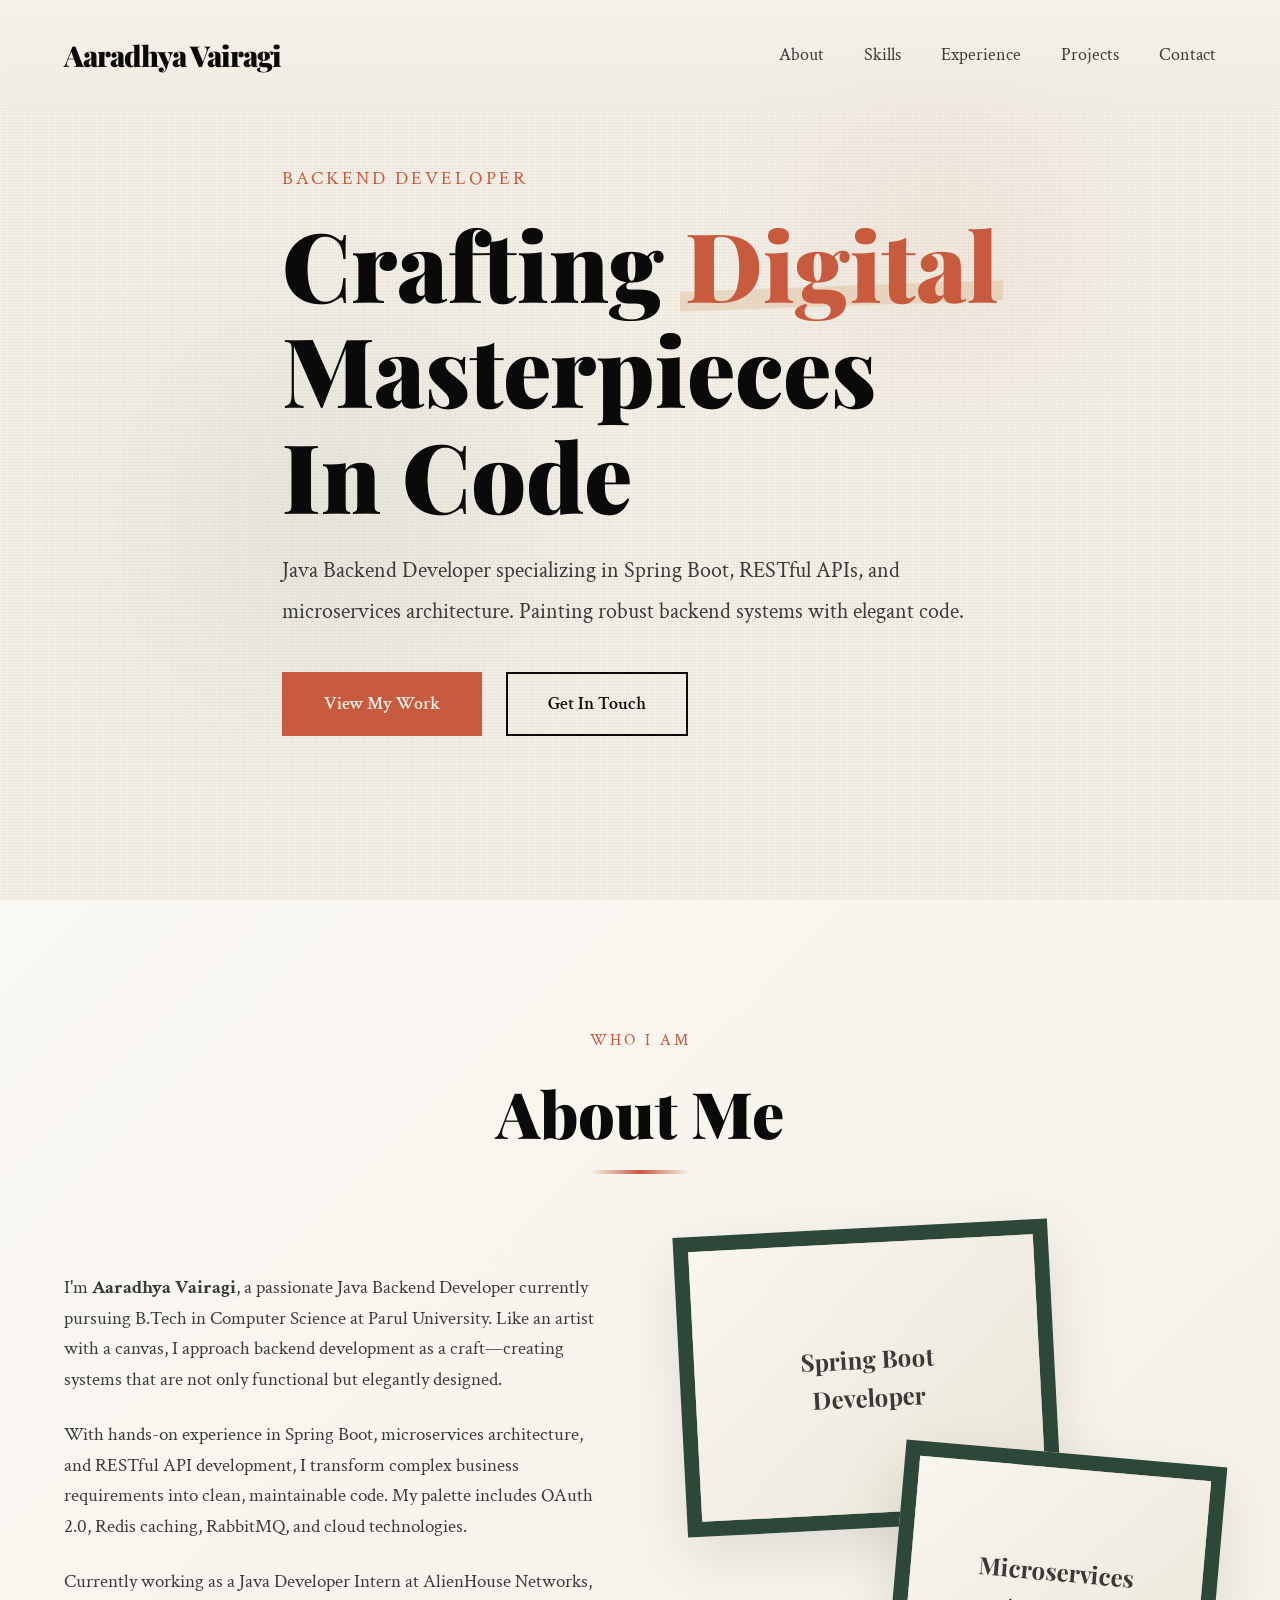
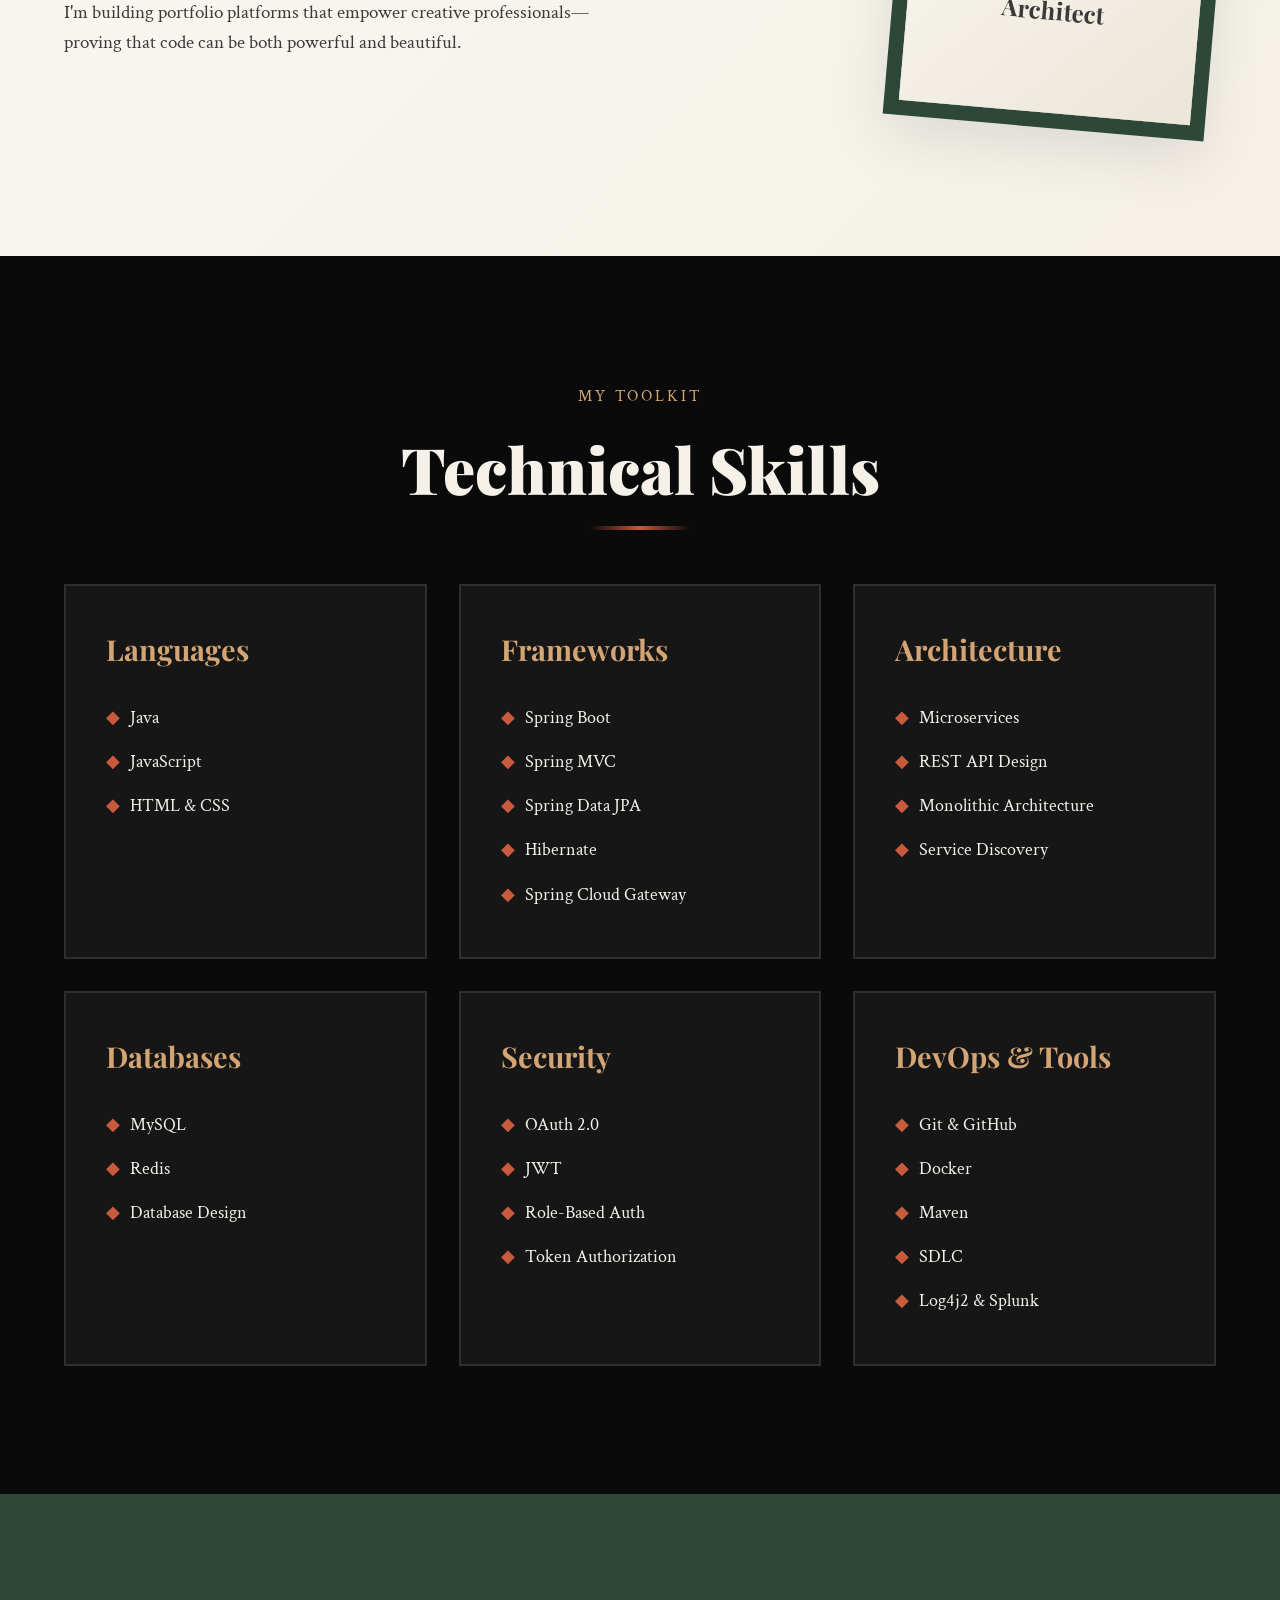
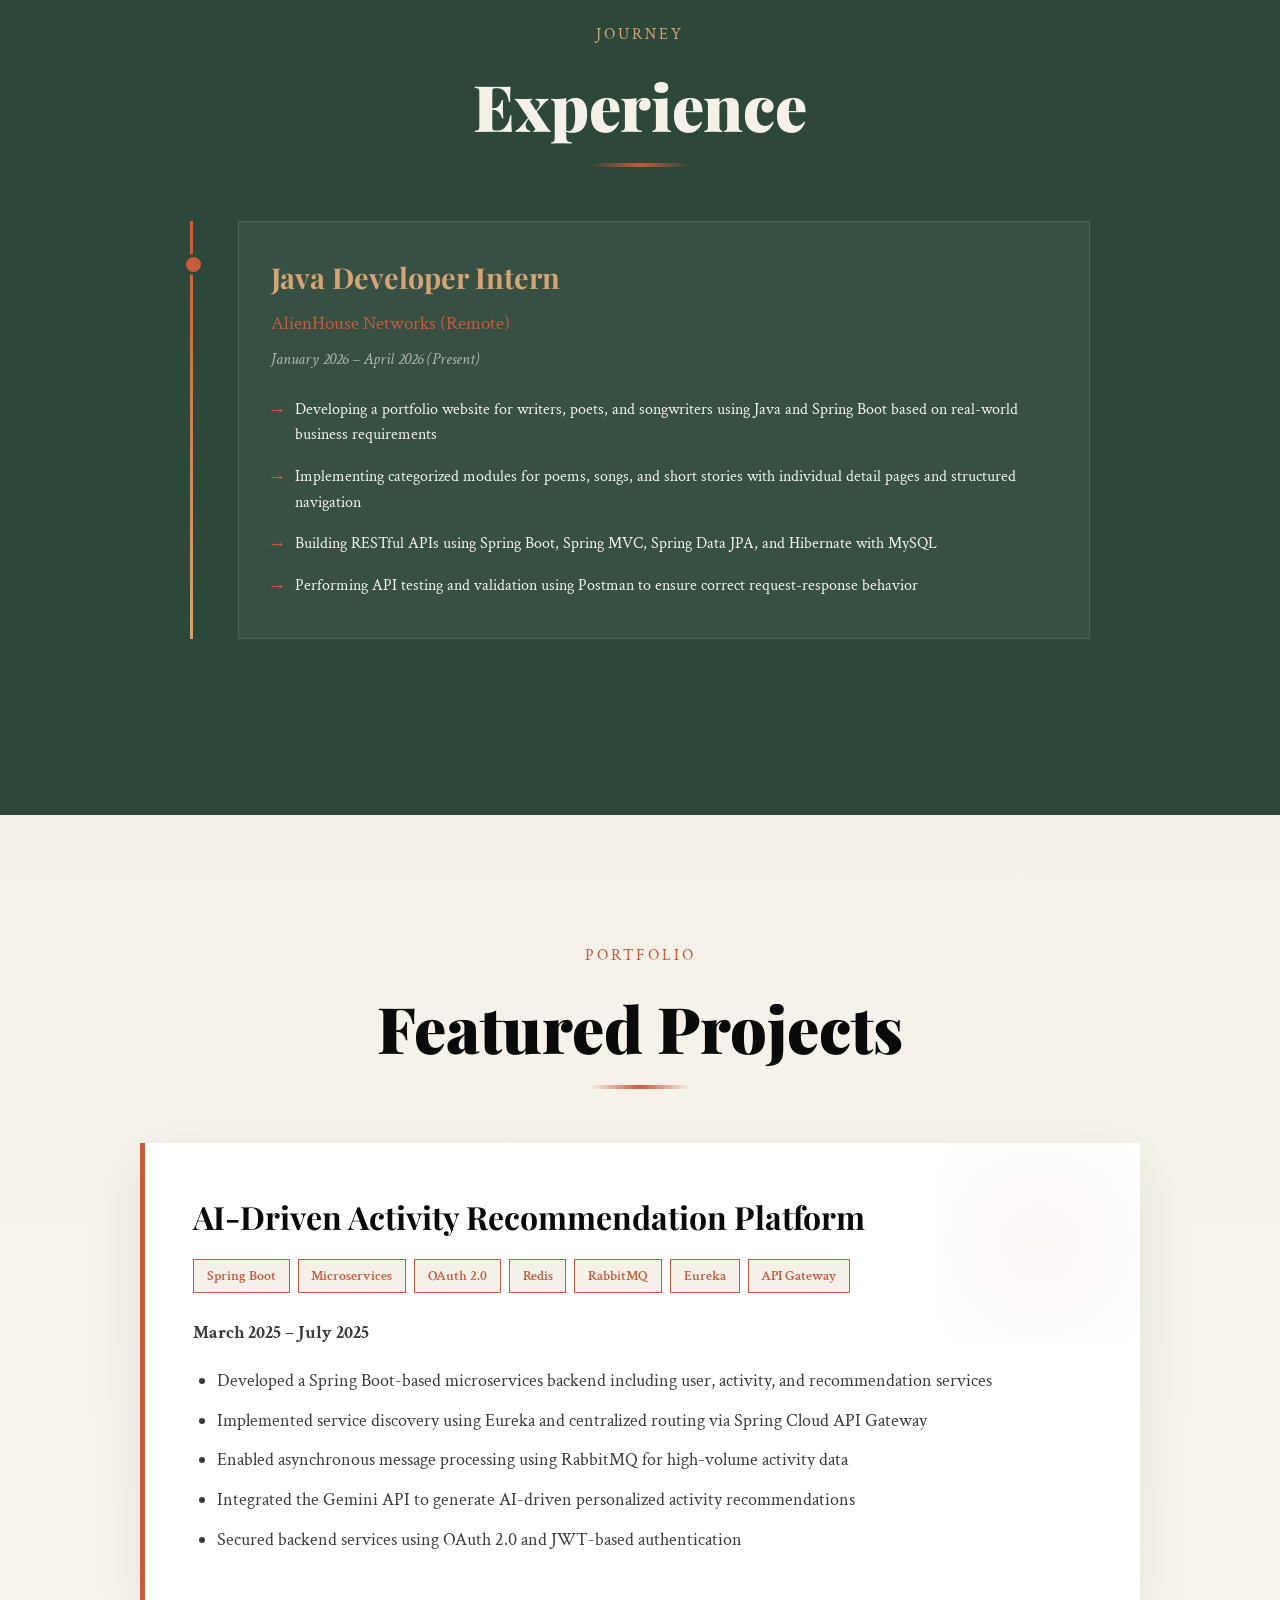
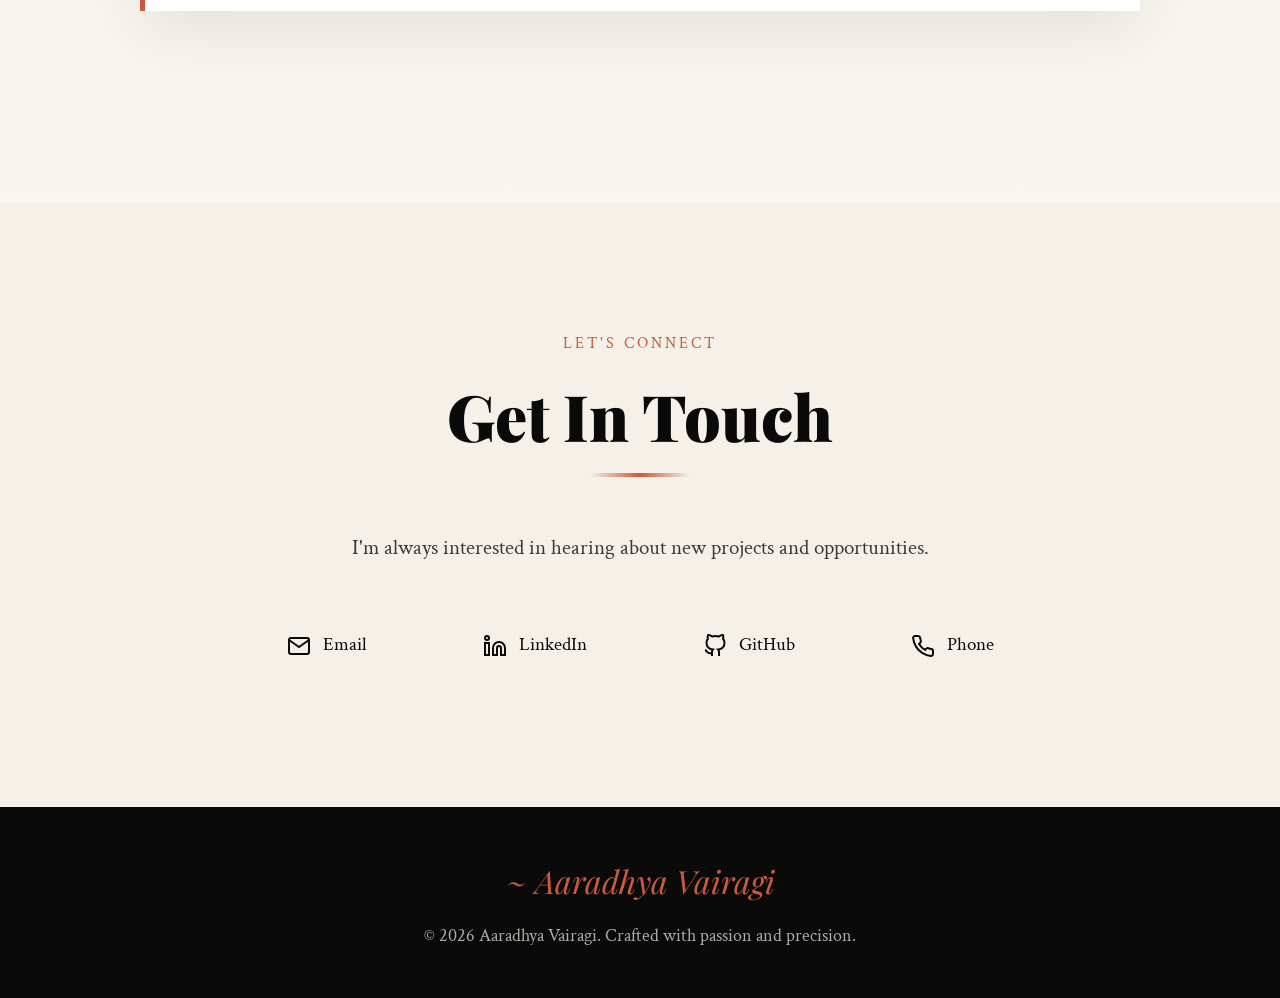
<file: index.html>
<!DOCTYPE html>
<html lang="en">
<head>
    <meta charset="UTF-8">
    <meta name="viewport" content="width=device-width, initial-scale=1.0">
    <title>Aaradhya Vairagi | Java Backend Developer</title>
    <link rel="preconnect" href="https://fonts.googleapis.com">
    <link rel="preconnect" href="https://fonts.gstatic.com" crossorigin>
    <link href="https://fonts.googleapis.com/css2?family=Playfair+Display:wght@400;700;900&family=Crimson+Text:ital,wght@0,400;0,600;1,400&display=swap" rel="stylesheet">
    <style>
        :root {
            --ink-black: #0a0a0a;
            --canvas-cream: #f5f1e8;
            --burnt-sienna: #c85a3e;
            --deep-forest: #2d4739;
            --gold-accent: #d4a574;
            --charcoal: #3a3a3a;
            --soft-shadow: rgba(0, 0, 0, 0.1);
        }

        * {
            margin: 0;
            padding: 0;
            box-sizing: border-box;
        }

        body {
            font-family: 'Crimson Text', serif;
            background: var(--canvas-cream);
            color: var(--ink-black);
            overflow-x: hidden;
            line-height: 1.6;
        }

        /* Paint Brush Cursor Trail */
        .brush-stroke {
            position: fixed;
            width: 20px;
            height: 20px;
            border-radius: 50%;
            background: radial-gradient(circle, var(--burnt-sienna), transparent);
            pointer-events: none;
            opacity: 0;
            z-index: 9999;
            animation: fadeStroke 1s ease-out forwards;
        }

        @keyframes fadeStroke {
            0% {
                opacity: 0.6;
                transform: scale(1);
            }
            100% {
                opacity: 0;
                transform: scale(2);
            }
        }

        /* Navigation */
        nav {
            position: fixed;
            top: 0;
            left: 0;
            width: 100%;
            padding: 2rem 5%;
            display: flex;
            justify-content: space-between;
            align-items: center;
            z-index: 1000;
            background: linear-gradient(to bottom, var(--canvas-cream), transparent);
            backdrop-filter: blur(10px);
            animation: slideDown 0.8s ease-out;
        }

        @keyframes slideDown {
            from {
                transform: translateY(-100%);
            }
            to {
                transform: translateY(0);
            }
        }

        .logo {
            font-family: 'Playfair Display', serif;
            font-size: 1.8rem;
            font-weight: 900;
            color: var(--ink-black);
            letter-spacing: -1px;
        }

        .nav-links {
            display: flex;
            gap: 2.5rem;
            list-style: none;
        }

        .nav-links a {
            font-family: 'Crimson Text', serif;
            font-size: 1.1rem;
            color: var(--charcoal);
            text-decoration: none;
            position: relative;
            transition: color 0.3s;
        }

        .nav-links a::after {
            content: '';
            position: absolute;
            bottom: -5px;
            left: 0;
            width: 0;
            height: 2px;
            background: var(--burnt-sienna);
            transition: width 0.3s ease;
        }

        .nav-links a:hover {
            color: var(--burnt-sienna);
        }

        .nav-links a:hover::after {
            width: 100%;
        }

        /* Hero Section */
        .hero {
            min-height: 100vh;
            display: flex;
            align-items: center;
            justify-content: center;
            position: relative;
            padding: 0 5%;
            overflow: hidden;
        }

        .canvas-texture {
            position: absolute;
            top: 0;
            left: 0;
            width: 100%;
            height: 100%;
            opacity: 0.03;
            background-image: 
                repeating-linear-gradient(0deg, transparent, transparent 2px, var(--ink-black) 2px, var(--ink-black) 3px),
                repeating-linear-gradient(90deg, transparent, transparent 2px, var(--ink-black) 2px, var(--ink-black) 3px);
            pointer-events: none;
        }

        .paint-splatter {
            position: absolute;
            opacity: 0.08;
            pointer-events: none;
        }

        .splatter-1 {
            top: 10%;
            right: 15%;
            width: 300px;
            height: 300px;
            background: radial-gradient(circle, var(--burnt-sienna), transparent);
            filter: blur(60px);
            animation: float 8s ease-in-out infinite;
        }

        .splatter-2 {
            bottom: 20%;
            left: 10%;
            width: 400px;
            height: 400px;
            background: radial-gradient(circle, var(--deep-forest), transparent);
            filter: blur(80px);
            animation: float 10s ease-in-out infinite reverse;
        }

        @keyframes float {
            0%, 100% { transform: translate(0, 0) rotate(0deg); }
            50% { transform: translate(30px, -30px) rotate(5deg); }
        }

        .hero-content {
            max-width: 1200px;
            z-index: 1;
            animation: fadeInUp 1s ease-out 0.3s backwards;
        }

        @keyframes fadeInUp {
            from {
                opacity: 0;
                transform: translateY(40px);
            }
            to {
                opacity: 1;
                transform: translateY(0);
            }
        }

        .hero-subtitle {
            font-size: 1.2rem;
            color: var(--burnt-sienna);
            margin-bottom: 1rem;
            letter-spacing: 3px;
            text-transform: uppercase;
            animation: fadeInUp 1s ease-out 0.5s backwards;
        }

        .hero-title {
            font-family: 'Playfair Display', serif;
            font-size: clamp(3rem, 8vw, 6rem);
            font-weight: 900;
            line-height: 1.1;
            margin-bottom: 1.5rem;
            color: var(--ink-black);
            animation: fadeInUp 1s ease-out 0.7s backwards;
        }

        .hero-title .highlight {
            color: var(--burnt-sienna);
            position: relative;
            display: inline-block;
        }

        .hero-title .highlight::before {
            content: '';
            position: absolute;
            bottom: 10px;
            left: -5px;
            right: -5px;
            height: 20px;
            background: var(--gold-accent);
            opacity: 0.3;
            transform: skewY(-2deg);
            z-index: -1;
        }

        .hero-description {
            font-size: 1.4rem;
            max-width: 700px;
            margin-bottom: 2.5rem;
            color: var(--charcoal);
            line-height: 1.8;
            animation: fadeInUp 1s ease-out 0.9s backwards;
        }

        .hero-cta {
            display: flex;
            gap: 1.5rem;
            animation: fadeInUp 1s ease-out 1.1s backwards;
        }

        .btn {
            padding: 1rem 2.5rem;
            font-family: 'Crimson Text', serif;
            font-size: 1.1rem;
            font-weight: 600;
            text-decoration: none;
            border: 2px solid;
            cursor: pointer;
            transition: all 0.3s ease;
            position: relative;
            overflow: hidden;
        }

        .btn-primary {
            background: var(--burnt-sienna);
            color: var(--canvas-cream);
            border-color: var(--burnt-sienna);
        }

        .btn-primary::before {
            content: '';
            position: absolute;
            top: 0;
            left: -100%;
            width: 100%;
            height: 100%;
            background: var(--deep-forest);
            transition: left 0.3s ease;
            z-index: -1;
        }

        .btn-primary:hover::before {
            left: 0;
        }

        .btn-secondary {
            background: transparent;
            color: var(--ink-black);
            border-color: var(--ink-black);
        }

        .btn-secondary:hover {
            background: var(--ink-black);
            color: var(--canvas-cream);
        }

        /* Section Styling */
        section {
            padding: 8rem 5%;
            position: relative;
        }

        .section-header {
            margin-bottom: 4rem;
            text-align: center;
        }

        .section-tag {
            font-size: 1rem;
            color: var(--burnt-sienna);
            letter-spacing: 3px;
            text-transform: uppercase;
            margin-bottom: 0.5rem;
        }

        .section-title {
            font-family: 'Playfair Display', serif;
            font-size: clamp(2.5rem, 5vw, 4rem);
            font-weight: 900;
            color: var(--ink-black);
            position: relative;
            display: inline-block;
        }

        .section-title::after {
            content: '';
            position: absolute;
            bottom: -10px;
            left: 50%;
            transform: translateX(-50%);
            width: 100px;
            height: 4px;
            background: linear-gradient(to right, transparent, var(--burnt-sienna), transparent);
        }

        /* About Section */
        #about {
            background: linear-gradient(135deg, #faf8f3 0%, var(--canvas-cream) 100%);
        }

        .about-content {
            display: grid;
            grid-template-columns: 1fr 1fr;
            gap: 5rem;
            max-width: 1200px;
            margin: 0 auto;
            align-items: center;
        }

        .about-text {
            animation: fadeInLeft 1s ease-out;
        }

        @keyframes fadeInLeft {
            from {
                opacity: 0;
                transform: translateX(-40px);
            }
            to {
                opacity: 1;
                transform: translateX(0);
            }
        }

        .about-text p {
            font-size: 1.2rem;
            margin-bottom: 1.5rem;
            color: var(--charcoal);
        }

        .about-visual {
            position: relative;
            height: 500px;
            animation: fadeInRight 1s ease-out;
        }

        @keyframes fadeInRight {
            from {
                opacity: 0;
                transform: translateX(40px);
            }
            to {
                opacity: 1;
                transform: translateX(0);
            }
        }

        .frame {
            position: absolute;
            border: 15px solid var(--deep-forest);
            box-shadow: 
                0 20px 60px var(--soft-shadow),
                inset 0 0 0 5px var(--gold-accent);
            transform: rotate(-3deg);
            background: var(--canvas-cream);
        }

        .frame-1 {
            top: 0;
            left: 0;
            width: 70%;
            height: 60%;
            animation: frameFloat 6s ease-in-out infinite;
        }

        .frame-2 {
            bottom: 0;
            right: 0;
            width: 60%;
            height: 55%;
            transform: rotate(5deg);
            animation: frameFloat 7s ease-in-out infinite reverse;
        }

        @keyframes frameFloat {
            0%, 100% { transform: rotate(-3deg) translateY(0); }
            50% { transform: rotate(-1deg) translateY(-10px); }
        }

        .frame-content {
            width: 100%;
            height: 100%;
            display: flex;
            align-items: center;
            justify-content: center;
            font-family: 'Playfair Display', serif;
            font-size: 1.5rem;
            font-weight: 700;
            color: var(--charcoal);
            padding: 2rem;
            text-align: center;
            background: linear-gradient(135deg, #f9f6f0, #ebe6d8);
        }

        /* Skills Section */
        #skills {
            background: var(--ink-black);
            color: var(--canvas-cream);
        }

        .skills-grid {
            display: grid;
            grid-template-columns: repeat(auto-fit, minmax(280px, 1fr));
            gap: 2rem;
            max-width: 1200px;
            margin: 0 auto;
        }

        .skill-card {
            padding: 2.5rem;
            background: rgba(255, 255, 255, 0.05);
            border: 2px solid rgba(255, 255, 255, 0.1);
            transition: all 0.3s ease;
            position: relative;
            overflow: hidden;
        }

        .skill-card::before {
            content: '';
            position: absolute;
            top: 0;
            left: 0;
            width: 100%;
            height: 100%;
            background: linear-gradient(135deg, var(--burnt-sienna), var(--deep-forest));
            opacity: 0;
            transition: opacity 0.3s ease;
        }

        .skill-card:hover::before {
            opacity: 0.1;
        }

        .skill-card:hover {
            transform: translateY(-5px);
            border-color: var(--burnt-sienna);
        }

        .skill-card h3 {
            font-family: 'Playfair Display', serif;
            font-size: 1.8rem;
            margin-bottom: 1.5rem;
            color: var(--gold-accent);
            position: relative;
            z-index: 1;
        }

        .skill-card ul {
            list-style: none;
            position: relative;
            z-index: 1;
        }

        .skill-card li {
            padding: 0.5rem 0;
            padding-left: 1.5rem;
            position: relative;
            font-size: 1.1rem;
        }

        .skill-card li::before {
            content: '◆';
            position: absolute;
            left: 0;
            color: var(--burnt-sienna);
        }

        /* Projects Section */
        #projects {
            background: linear-gradient(to bottom, var(--canvas-cream), #f9f6f0);
        }

        .project-card {
            max-width: 1000px;
            margin: 0 auto 4rem;
            background: white;
            padding: 3rem;
            box-shadow: 0 20px 60px rgba(0, 0, 0, 0.08);
            border-left: 5px solid var(--burnt-sienna);
            position: relative;
            transition: transform 0.3s ease;
        }

        .project-card:hover {
            transform: translateX(10px);
        }

        .project-card::before {
            content: '';
            position: absolute;
            top: 0;
            right: 0;
            width: 200px;
            height: 200px;
            background: radial-gradient(circle, var(--burnt-sienna), transparent);
            opacity: 0.05;
            pointer-events: none;
        }

        .project-card h3 {
            font-family: 'Playfair Display', serif;
            font-size: 2rem;
            margin-bottom: 1rem;
            color: var(--ink-black);
        }

        .project-tech {
            display: flex;
            flex-wrap: wrap;
            gap: 0.5rem;
            margin-bottom: 1.5rem;
        }

        .tech-tag {
            padding: 0.3rem 0.8rem;
            background: var(--canvas-cream);
            border: 1px solid var(--burnt-sienna);
            color: var(--burnt-sienna);
            font-size: 0.9rem;
            font-weight: 600;
        }

        .project-description {
            font-size: 1.1rem;
            color: var(--charcoal);
            line-height: 1.8;
        }

        .project-description ul {
            margin-top: 1rem;
            padding-left: 1.5rem;
        }

        .project-description li {
            margin-bottom: 0.5rem;
        }

        /* Experience Section */
        #experience {
            background: var(--deep-forest);
            color: var(--canvas-cream);
        }

        .experience-timeline {
            max-width: 900px;
            margin: 0 auto;
            position: relative;
            padding-left: 3rem;
        }

        .experience-timeline::before {
            content: '';
            position: absolute;
            left: 0;
            top: 0;
            bottom: 0;
            width: 3px;
            background: linear-gradient(to bottom, var(--burnt-sienna), var(--gold-accent));
        }

        .timeline-item {
            margin-bottom: 3rem;
            position: relative;
            padding: 2rem;
            background: rgba(255, 255, 255, 0.05);
            border: 1px solid rgba(255, 255, 255, 0.1);
        }

        .timeline-item::before {
            content: '';
            position: absolute;
            left: -3.5rem;
            top: 2rem;
            width: 15px;
            height: 15px;
            background: var(--burnt-sienna);
            border: 3px solid var(--deep-forest);
            border-radius: 50%;
        }

        .timeline-item h3 {
            font-family: 'Playfair Display', serif;
            font-size: 1.8rem;
            margin-bottom: 0.5rem;
            color: var(--gold-accent);
        }

        .timeline-item .company {
            font-size: 1.2rem;
            color: var(--burnt-sienna);
            margin-bottom: 0.5rem;
        }

        .timeline-item .date {
            font-style: italic;
            color: rgba(255, 255, 255, 0.6);
            margin-bottom: 1rem;
        }

        .timeline-item ul {
            list-style: none;
            padding-left: 0;
        }

        .timeline-item li {
            padding: 0.5rem 0;
            padding-left: 1.5rem;
            position: relative;
        }

        .timeline-item li::before {
            content: '→';
            position: absolute;
            left: 0;
            color: var(--burnt-sienna);
        }

        /* Contact Section */
        #contact {
            background: var(--canvas-cream);
            text-align: center;
        }

        .contact-content {
            max-width: 800px;
            margin: 0 auto;
        }

        .contact-info {
            display: flex;
            justify-content: center;
            gap: 3rem;
            margin-top: 3rem;
            flex-wrap: wrap;
        }

        .contact-item {
            text-decoration: none;
            color: var(--ink-black);
            font-size: 1.2rem;
            transition: all 0.3s ease;
            padding: 1rem 2rem;
            border: 2px solid transparent;
            position: relative;
        }

        .contact-item::before {
            content: '';
            position: absolute;
            bottom: 0;
            left: 0;
            width: 100%;
            height: 2px;
            background: var(--burnt-sienna);
            transform: scaleX(0);
            transition: transform 0.3s ease;
        }

        .contact-item:hover::before {
            transform: scaleX(1);
        }

        .contact-item:hover {
            color: var(--burnt-sienna);
        }

        .contact-item svg {
            width: 24px;
            height: 24px;
            margin-right: 0.5rem;
            vertical-align: middle;
        }

        /* Footer */
        footer {
            background: var(--ink-black);
            color: var(--canvas-cream);
            text-align: center;
            padding: 3rem 5%;
        }

        footer p {
            font-size: 1.1rem;
            opacity: 0.7;
        }

        .brush-signature {
            font-family: 'Playfair Display', serif;
            font-size: 2rem;
            font-style: italic;
            color: var(--burnt-sienna);
            margin-bottom: 1rem;
        }

        /* Responsive */
        @media (max-width: 768px) {
            .nav-links {
                display: none;
            }

            .hero-title {
                font-size: 2.5rem;
            }

            .about-content {
                grid-template-columns: 1fr;
                gap: 3rem;
            }

            .about-visual {
                height: 400px;
            }

            .skills-grid {
                grid-template-columns: 1fr;
            }

            .contact-info {
                flex-direction: column;
                gap: 1.5rem;
            }

            .experience-timeline {
                padding-left: 2rem;
            }
        }

        /* Scroll Animations */
        .fade-in {
            opacity: 0;
            transform: translateY(30px);
            transition: opacity 0.8s ease, transform 0.8s ease;
        }

        .fade-in.visible {
            opacity: 1;
            transform: translateY(0);
        }
    </style>
</head>
<body>
    <!-- Navigation -->
    <nav>
        <div class="logo">Aaradhya Vairagi</div>
        <ul class="nav-links">
            <li><a href="#about">About</a></li>
            <li><a href="#skills">Skills</a></li>
            <li><a href="#experience">Experience</a></li>
            <li><a href="#projects">Projects</a></li>
            <li><a href="#contact">Contact</a></li>
        </ul>
    </nav>

    <!-- Hero Section -->
    <section class="hero">
        <div class="canvas-texture"></div>
        <div class="paint-splatter splatter-1"></div>
        <div class="paint-splatter splatter-2"></div>
        
        <div class="hero-content">
            <div class="hero-subtitle">Backend Developer</div>
            <h1 class="hero-title">
                Crafting <span class="highlight">Digital</span><br>
                Masterpieces<br>
                In Code
            </h1>
            <p class="hero-description">
                Java Backend Developer specializing in Spring Boot, RESTful APIs, and microservices architecture. 
                Painting robust backend systems with elegant code.
            </p>
            <div class="hero-cta">
                <a href="#projects" class="btn btn-primary">View My Work</a>
                <a href="#contact" class="btn btn-secondary">Get In Touch</a>
            </div>
        </div>
    </section>

    <!-- About Section -->
    <section id="about">
        <div class="section-header fade-in">
            <div class="section-tag">Who I Am</div>
            <h2 class="section-title">About Me</h2>
        </div>
        
        <div class="about-content">
            <div class="about-text fade-in">
                <p>
                    I'm <strong>Aaradhya Vairagi</strong>, a passionate Java Backend Developer currently pursuing B.Tech in Computer Science at Parul University. Like an artist with a canvas, I approach backend development as a craft—creating systems that are not only functional but elegantly designed.
                </p>
                <p>
                    With hands-on experience in Spring Boot, microservices architecture, and RESTful API development, I transform complex business requirements into clean, maintainable code. My palette includes OAuth 2.0, Redis caching, RabbitMQ, and cloud technologies.
                </p>
                <p>
                    Currently working as a Java Developer Intern at AlienHouse Networks, I'm building portfolio platforms that empower creative professionals—proving that code can be both powerful and beautiful.
                </p>
            </div>
            
            <div class="about-visual fade-in">
                <div class="frame frame-1">
                    <div class="frame-content">
                        Spring Boot<br>Developer
                    </div>
                </div>
                <div class="frame frame-2">
                    <div class="frame-content">
                        Microservices<br>Architect
                    </div>
                </div>
            </div>
        </div>
    </section>

    <!-- Skills Section -->
    <section id="skills">
        <div class="section-header fade-in">
            <div class="section-tag" style="color: var(--gold-accent);">My Toolkit</div>
            <h2 class="section-title" style="color: var(--canvas-cream);">Technical Skills</h2>
        </div>
        
        <div class="skills-grid">
            <div class="skill-card fade-in">
                <h3>Languages</h3>
                <ul>
                    <li>Java</li>
                    <li>JavaScript</li>
                    <li>HTML & CSS</li>
                </ul>
            </div>
            
            <div class="skill-card fade-in">
                <h3>Frameworks</h3>
                <ul>
                    <li>Spring Boot</li>
                    <li>Spring MVC</li>
                    <li>Spring Data JPA</li>
                    <li>Hibernate</li>
                    <li>Spring Cloud Gateway</li>
                </ul>
            </div>
            
            <div class="skill-card fade-in">
                <h3>Architecture</h3>
                <ul>
                    <li>Microservices</li>
                    <li>REST API Design</li>
                    <li>Monolithic Architecture</li>
                    <li>Service Discovery</li>
                </ul>
            </div>
            
            <div class="skill-card fade-in">
                <h3>Databases</h3>
                <ul>
                    <li>MySQL</li>
                    <li>Redis</li>
                    <li>Database Design</li>
                </ul>
            </div>
            
            <div class="skill-card fade-in">
                <h3>Security</h3>
                <ul>
                    <li>OAuth 2.0</li>
                    <li>JWT</li>
                    <li>Role-Based Auth</li>
                    <li>Token Authorization</li>
                </ul>
            </div>
            
            <div class="skill-card fade-in">
                <h3>DevOps & Tools</h3>
                <ul>
                    <li>Git & GitHub</li>
                    <li>Docker</li>
                    <li>Maven</li>
                    <li>SDLC</li>
                    <li>Log4j2 & Splunk</li>
                </ul>
            </div>
        </div>
    </section>

    <!-- Experience Section -->
    <section id="experience">
        <div class="section-header fade-in">
            <div class="section-tag" style="color: var(--gold-accent);">Journey</div>
            <h2 class="section-title" style="color: var(--canvas-cream);">Experience</h2>
        </div>
        
        <div class="experience-timeline">
            <div class="timeline-item fade-in">
                <h3>Java Developer Intern</h3>
                <div class="company">AlienHouse Networks (Remote)</div>
                <div class="date">January 2026 – April 2026 (Present)</div>
                <ul>
                    <li>Developing a portfolio website for writers, poets, and songwriters using Java and Spring Boot based on real-world business requirements</li>
                    <li>Implementing categorized modules for poems, songs, and short stories with individual detail pages and structured navigation</li>
                    <li>Building RESTful APIs using Spring Boot, Spring MVC, Spring Data JPA, and Hibernate with MySQL</li>
                    <li>Performing API testing and validation using Postman to ensure correct request-response behavior</li>
                </ul>
            </div>
        </div>
    </section>

    <!-- Projects Section -->
    <section id="projects">
        <div class="section-header fade-in">
            <div class="section-tag">Portfolio</div>
            <h2 class="section-title">Featured Projects</h2>
        </div>
        
        <div class="project-card fade-in">
            <h3>AI-Driven Activity Recommendation Platform</h3>
            <div class="project-tech">
                <span class="tech-tag">Spring Boot</span>
                <span class="tech-tag">Microservices</span>
                <span class="tech-tag">OAuth 2.0</span>
                <span class="tech-tag">Redis</span>
                <span class="tech-tag">RabbitMQ</span>
                <span class="tech-tag">Eureka</span>
                <span class="tech-tag">API Gateway</span>
            </div>
            <div class="project-description">
                <p><strong>March 2025 – July 2025</strong></p>
                <ul>
                    <li>Developed a Spring Boot-based microservices backend including user, activity, and recommendation services</li>
                    <li>Implemented service discovery using Eureka and centralized routing via Spring Cloud API Gateway</li>
                    <li>Enabled asynchronous message processing using RabbitMQ for high-volume activity data</li>
                    <li>Integrated the Gemini API to generate AI-driven personalized activity recommendations</li>
                    <li>Secured backend services using OAuth 2.0 and JWT-based authentication</li>
                </ul>
            </div>
        </div>
    </section>

    <!-- Contact Section -->
    <section id="contact">
        <div class="section-header fade-in">
            <div class="section-tag">Let's Connect</div>
            <h2 class="section-title">Get In Touch</h2>
        </div>
        
        <div class="contact-content fade-in">
            <p style="font-size: 1.3rem; margin-bottom: 2rem; color: var(--charcoal);">
                I'm always interested in hearing about new projects and opportunities.
            </p>
            
            <div class="contact-info">
                <a href="mailto:aaradhyavairagi@gmail.com" class="contact-item">
                    <svg xmlns="http://www.w3.org/2000/svg" viewBox="0 0 24 24" fill="none" stroke="currentColor" stroke-width="2">
                        <path d="M4 4h16c1.1 0 2 .9 2 2v12c0 1.1-.9 2-2 2H4c-1.1 0-2-.9-2-2V6c0-1.1.9-2 2-2z"></path>
                        <polyline points="22,6 12,13 2,6"></polyline>
                    </svg>
                    Email
                </a>
                
                <a href="https://www.linkedin.com/in/aaradhy-vairagi-a22b35317/" target="_blank" class="contact-item">
                    <svg xmlns="http://www.w3.org/2000/svg" viewBox="0 0 24 24" fill="none" stroke="currentColor" stroke-width="2">
                        <path d="M16 8a6 6 0 0 1 6 6v7h-4v-7a2 2 0 0 0-2-2 2 2 0 0 0-2 2v7h-4v-7a6 6 0 0 1 6-6z"></path>
                        <rect x="2" y="9" width="4" height="12"></rect>
                        <circle cx="4" cy="4" r="2"></circle>
                    </svg>
                    LinkedIn
                </a>
                
                <a href="https://github.com/aaradhy22" target="_blank" class="contact-item">
                    <svg xmlns="http://www.w3.org/2000/svg" viewBox="0 0 24 24" fill="none" stroke="currentColor" stroke-width="2">
                        <path d="M9 19c-5 1.5-5-2.5-7-3m14 6v-3.87a3.37 3.37 0 0 0-.94-2.61c3.14-.35 6.44-1.54 6.44-7A5.44 5.44 0 0 0 20 4.77 5.07 5.07 0 0 0 19.91 1S18.73.65 16 2.48a13.38 13.38 0 0 0-7 0C6.27.65 5.09 1 5.09 1A5.07 5.07 0 0 0 5 4.77a5.44 5.44 0 0 0-1.5 3.78c0 5.42 3.3 6.61 6.44 7A3.37 3.37 0 0 0 9 18.13V22"></path>
                    </svg>
                    GitHub
                </a>
                
                <a href="tel:+919630713692" class="contact-item">
                    <svg xmlns="http://www.w3.org/2000/svg" viewBox="0 0 24 24" fill="none" stroke="currentColor" stroke-width="2">
                        <path d="M22 16.92v3a2 2 0 0 1-2.18 2 19.79 19.79 0 0 1-8.63-3.07 19.5 19.5 0 0 1-6-6 19.79 19.79 0 0 1-3.07-8.67A2 2 0 0 1 4.11 2h3a2 2 0 0 1 2 1.72 12.84 12.84 0 0 0 .7 2.81 2 2 0 0 1-.45 2.11L8.09 9.91a16 16 0 0 0 6 6l1.27-1.27a2 2 0 0 1 2.11-.45 12.84 12.84 0 0 0 2.81.7A2 2 0 0 1 22 16.92z"></path>
                    </svg>
                    Phone
                </a>
            </div>
        </div>
    </section>

    <!-- Footer -->
    <footer>
        <div class="brush-signature">~ Aaradhya Vairagi</div>
        <p>&copy; 2026 Aaradhya Vairagi. Crafted with passion and precision.</p>
    </footer>

    <!-- JavaScript -->
    <script>
        // Smooth Scrolling
        document.querySelectorAll('a[href^="#"]').forEach(anchor => {
            anchor.addEventListener('click', function (e) {
                e.preventDefault();
                const target = document.querySelector(this.getAttribute('href'));
                if (target) {
                    target.scrollIntoView({
                        behavior: 'smooth',
                        block: 'start'
                    });
                }
            });
        });

        // Paint Brush Cursor Trail
        let mouseX = 0, mouseY = 0;
        let lastTime = 0;
        const throttleDelay = 50;

        document.addEventListener('mousemove', (e) => {
            mouseX = e.clientX;
            mouseY = e.clientY;
            
            const currentTime = Date.now();
            if (currentTime - lastTime < throttleDelay) return;
            lastTime = currentTime;
            
            const stroke = document.createElement('div');
            stroke.className = 'brush-stroke';
            stroke.style.left = mouseX + 'px';
            stroke.style.top = mouseY + 'px';
            document.body.appendChild(stroke);
            
            setTimeout(() => stroke.remove(), 1000);
        });

        // Scroll Animations
        const observerOptions = {
            threshold: 0.1,
            rootMargin: '0px 0px -50px 0px'
        };

        const observer = new IntersectionObserver((entries) => {
            entries.forEach(entry => {
                if (entry.isIntersecting) {
                    entry.target.classList.add('visible');
                }
            });
        }, observerOptions);

        document.querySelectorAll('.fade-in').forEach(el => {
            observer.observe(el);
        });

        // Parallax Effect on Hero
        window.addEventListener('scroll', () => {
            const scrolled = window.pageYOffset;
            const hero = document.querySelector('.hero-content');
            if (hero) {
                hero.style.transform = `translateY(${scrolled * 0.3}px)`;
                hero.style.opacity = 1 - (scrolled / 700);
            }
        });

        // Add active state to navigation
        const sections = document.querySelectorAll('section[id]');
        const navLinks = document.querySelectorAll('.nav-links a');

        window.addEventListener('scroll', () => {
            let current = '';
            sections.forEach(section => {
                const sectionTop = section.offsetTop;
                const sectionHeight = section.clientHeight;
                if (pageYOffset >= sectionTop - 200) {
                    current = section.getAttribute('id');
                }
            });

            navLinks.forEach(link => {
                link.classList.remove('active');
                if (link.getAttribute('href') === `#${current}`) {
                    link.classList.add('active');
                }
            });
        });
    </script>
</body>
</html>
</file>
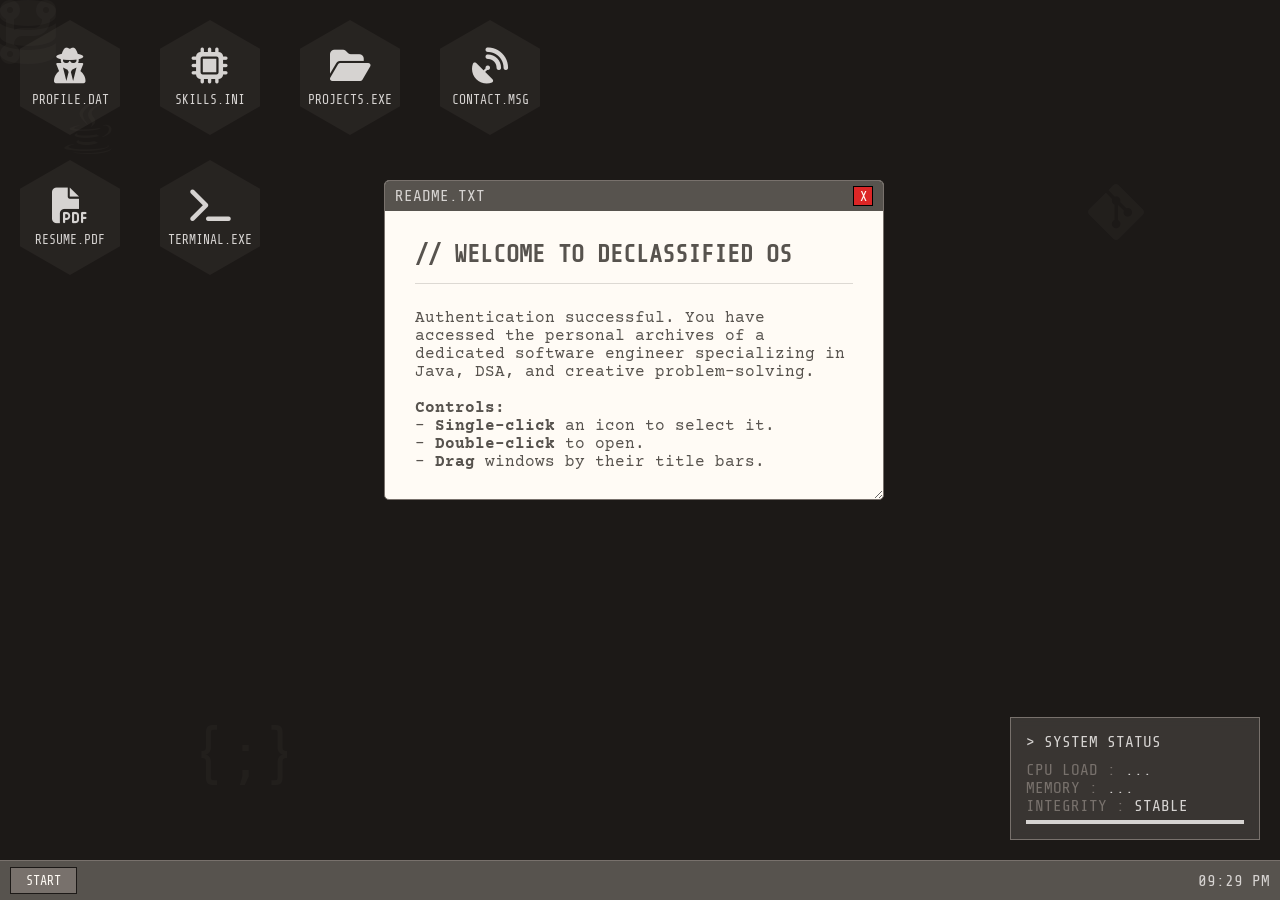
<file: home.html>
<!DOCTYPE html>
<html lang="en">

<head>
    <meta charset="UTF-8">
    <meta name="viewport" content="width=device-width, initial-scale=1.0">
    <title>GUEST MODE ON</title>
    <link href="https://cdnjs.cloudflare.com/ajax/libs/font-awesome/6.4.0/css/all.min.css" rel="stylesheet">
    <style>
        @import url('https://fonts.googleapis.com/css2?family=Share+Tech+Mono&family=Courier+Prime&display=swap');

        /* 
=====================================================================
== THEME CUSTOMIZATION AREA ==
=====================================================================
*/
        :root {
            --bg-color: #1C1917;
            /* Warm black */
            --panel-color: #FFFBF5;
            /* Warm white */
            --text-color: #D6D3D1;
            /* Warm grey */
            --accent-color: #57534E;
            /* Warm charcoal */
            --border-color: #78716C;
            /* Stone grey */
            --alert-color: #DC2626;
            /* Red */
            --highlight-color: #F59E0B;
            /* Amber */

            /* --- RGB VERSIONS FOR TRANSPARENCY --- */
            /* These MUST be updated if you change the hex codes above */
            --accent-rgb: 87, 83, 78;
            --border-rgb: 120, 113, 108;
            --highlight-rgb: 245, 158, 11;
            --bg-rgb: 28, 25, 23;
        }

        * {
            margin: 0;
            padding: 0;
            box-sizing: border-box;
        }

        body {
            font-family: 'Courier Prime', monospace;
            background-color: var(--bg-color);
            color: var(--text-color);
            height: 100vh;
            width: 100vw;
            overflow: hidden;
            position: relative;
            animation: fadeIn 1.5s ease-out;
        }

        @keyframes fadeIn {
            from {
                opacity: 0;
            }

            to {
                opacity: 1;
            }
        }

        /* --- BACKGROUND --- */
        .background-layer {
            position: absolute;
            top: 0;
            left: 0;
            width: 100%;
            height: 100%;
            overflow: hidden;
            z-index: 0;
        }

        .floating-bg-icon {
            position: absolute;
            color: var(--accent-color);
            opacity: 0.1;
            font-size: 5vw;
            animation: float-bg 30s linear infinite alternate;
        }

        @keyframes float-bg {
            from {
                transform: translateY(0)rotate(0deg);
                opacity: 0.1;
            }

            to {
                transform: translateY(-50px) rotate(15deg);
                opacity: 0.05;
            }
        }

        .floating-bg-icon:nth-child(1) {
            top: 10%;
            left: 5%;
            animation-duration: 40s;
        }

        .floating-bg-icon:nth-child(2) {
            top: 20%;
            left: 85%;
            animation-duration: 35s;
            animation-delay: -5s;
        }

        .floating-bg-icon:nth-child(3) {
            top: 80%;
            left: 15%;
            animation-duration: 28s;
            animation-delay: -10s;
        }

        /* --- DESKTOP (for large screens) --- */
        .desktop {
            width: 100%;
            height: 100%;
            position: relative;
            padding: 20px;
            padding-bottom: 50px;
            z-index: 1;
        }

        .desktop-icons {
            display: grid;
            grid-template-columns: repeat(auto-fill, 120px);
            grid-template-rows: repeat(auto-fill, 120px);
            gap: 20px;
            max-width: 600px;
            height: calc(100% - 60px);
            position: relative;
            z-index: 2;
        }

        .hexagon-icon {
            position: relative;
            width: 100px;
            height: 115px;
            display: flex;
            flex-direction: column;
            justify-content: center;
            align-items: center;
            cursor: pointer;
            transition: transform 0.2s ease-out;
        }

        .hexagon-icon:hover {
            transform: translateY(-5px) scale(1.05);
        }

        .hexagon-icon .hex-bg {
            position: absolute;
            width: 100%;
            height: 100%;
            background-color: rgba(var(--accent-rgb), 0.2);
            clip-path: polygon(50% 0%, 100% 25%, 100% 75%, 50% 100%, 0% 75%, 0% 25%);
            transition: all 0.3s ease;
            border: 1px solid transparent;
        }

        .hexagon-icon.selected .hex-bg {
            background-color: rgba(var(--border-rgb), 0.4);
            border-color: var(--border-color);
        }

        .hexagon-icon:hover .hex-bg {
            background-color: rgba(var(--border-rgb), 0.3);
            box-shadow: 0 0 15px var(--border-color);
        }

        .hexagon-icon i,
        .hexagon-icon span {
            z-index: 1;
            text-align: center;
        }

        .hexagon-icon i {
            font-size: 36px;
            color: var(--text-color);
            margin-bottom: 8px;
        }

        .hexagon-icon span {
            font-family: 'Share Tech Mono', monospace;
            font-size: 13px;
            color: var(--text-color);
        }

        /* --- WIDGET & TASKBAR --- */
        .taskbar,
        .system-status-widget {
            display: flex;
        }

        .taskbar {
            position: absolute;
            bottom: 0;
            left: 0;
            width: 100%;
            height: 40px;
            background-color: var(--accent-color);
            border-top: 1px solid var(--border-color);
            align-items: center;
            padding: 0 10px;
            z-index: 10000;
        }

        .start-button {
            background: var(--border-color);
            color: var(--panel-color);
            border: 1px solid var(--bg-color);
            padding: 5px 15px;
            font-family: 'Share Tech Mono';
            cursor: pointer;
        }

        .system-clock {
            margin-left: auto;
            font-family: 'Share Tech Mono';
            color: var(--text-color);
        }

        #start-menu {
            position: absolute;
            bottom: 40px;
            left: 0;
            width: 250px;
            background-color: rgba(var(--accent-rgb), 0.9);
            border: 1px solid var(--border-color);
            padding: 10px;
            display: none;
            z-index: 10001;
        }

        #start-menu ul {
            list-style: none;
        }

        #start-menu li {
            padding: 10px;
            cursor: pointer;
            transition: background-color 0.2s;
        }

        #start-menu li:hover {
            background-color: var(--border-color);
        }

        #start-menu i {
            margin-right: 10px;
            color: var(--text-color);
        }

        .system-status-widget {
            position: absolute;
            bottom: 60px;
            right: 20px;
            width: 250px;
            padding: 15px;
            background: rgba(var(--accent-rgb), 0.5);
            backdrop-filter: blur(5px);
            border: 1px solid var(--border-color);
            font-family: 'Share Tech Mono';
            z-index: 2;
            flex-direction: column;
        }

        .widget-title {
            color: var(--text-color);
            margin-bottom: 10px;
        }

        .status-item span:first-child {
            color: var(--border-color);
        }

        .status-bar {
            width: 100%;
            height: 4px;
            background: rgba(var(--border-rgb), 0.5);
            margin-top: 5px;
        }

        .status-bar>div {
            height: 100%;
            background: var(--text-color);
            animation: pulseBar 2s infinite alternate;
        }

        @keyframes pulseBar {
            from {
                width: 40%;
            }

            to {
                width: 80%;
            }
        }

        /* --- WINDOW STYLES --- */
        .window {
            position: absolute;
            width: 800px;
            max-width: 90vw;
            height: 550px;
            max-height: 85vh;
            border: 1px solid var(--border-color);
            background-color: var(--panel-color);
            box-shadow: 0 10px 30px var(--shadow-color);
            display: none;
            flex-direction: column;
            resize: both;
            overflow: hidden;
            min-width: 400px;
            min-height: 300px;
            color: var(--accent-color);
            border-radius: 5px;
        }

        .window.active {
            display: flex;
            animation: openWindow 0.3s ease-out;
        }

        @keyframes openWindow {
            from {
                opacity: 0;
                transform: scale(0.95);
            }

            to {
                opacity: 1;
                transform: scale(1);
            }
        }

        .title-bar {
            width: 100%;
            height: 30px;
            background-color: var(--accent-color);
            display: flex;
            justify-content: space-between;
            align-items: center;
            padding: 0 10px;
            cursor: move;
            flex-shrink: 0;
        }

        .title-bar-text {
            font-family: 'Share Tech Mono', monospace;
            color: var(--text-color);
        }

        .title-bar-controls button {
            background: var(--border-color);
            color: var(--panel-color);
            border: 1px solid #000;
            width: 20px;
            height: 20px;
            cursor: pointer;
            font-family: 'Share Tech Mono';
        }

        .close-btn {
            background: var(--alert-color) !important;
        }

        .window-body {
            flex-grow: 1;
            overflow-y: auto;
            display: flex;
            flex-direction: column;
        }

        .window-body::-webkit-scrollbar {
            width: 8px;
        }

        .window-body::-webkit-scrollbar-track {
            background: var(--panel-color);
        }

        .window-body::-webkit-scrollbar-thumb {
            background: var(--border-color);
        }

        .panel {
            padding: 30px;
            flex-grow: 1;
        }

        .panel h2 {
            font-family: 'Share Tech Mono';
            font-size: 1.5em;
            color: var(--accent-color);
            border-bottom: 1px solid rgba(var(--accent-rgb), 0.2);
            padding-bottom: 15px;
            margin-bottom: 25px;
        }

        .panel hr {
            border: 0;
            height: 1px;
            background-color: rgba(var(--accent-rgb), 0.1);
            margin: 20px 0;
        }

        /* --- PROFILE & SKILLS WINDOWS --- */
        #profile-window .profile-grid {
            display: grid;
            grid-template-columns: 200px 1fr;
            gap: 30px;
        }

        .profile-meta .profile-pic {
            width: 180px;
            height: 180px;
            object-fit: cover;
            border: 2px solid var(--border-color);
            filter: sepia(50%);
            margin-bottom: 20px;
            border-radius: 3px;
        }

        .profile-meta .bio-item {
            display: flex;
            align-items: flex-start;
            margin-bottom: 12px;
            font-size: 0.9em;
            color: var(--accent-color);
        }

        .profile-meta .bio-item i {
            width: 20px;
            margin-right: 10px;
            color: var(--border-color);
            padding-top: 3px;
        }

        .profile-log h3 {
            font-family: 'Share Tech Mono';
            color: var(--accent-color);
            margin-bottom: 15px;
        }

        .profile-log p {
            line-height: 1.8;
            margin-bottom: 1em;
            color: var(--bg-color);
        }

        .skills-grid {
            display: grid;
            grid-template-columns: repeat(auto-fit, minmax(300px, 1fr));
            gap: 40px;
        }

        .skill-category h3 {
            font-family: 'Share Tech Mono';
            color: var(--accent-color);
            margin-bottom: 20px;
            border-left: 3px solid var(--accent-color);
            padding-left: 10px;
        }

        .skill-item {
            margin-bottom: 15px;
        }

        .skill-bar-container {
            width: 100%;
            height: 8px;
            background: rgba(var(--border-rgb), 0.3);
        }

        .skill-bar {
            height: 100%;
            background: var(--accent-color);
            width: 0%;
            transition: width 1.5s cubic-bezier(0.25, 1, 0.5, 1);
        }

        /* ====== COMPLETE UI FOR PROJECTS WINDOW ====== */
        #projects-window .window-body {
            padding: 0;
            display: block;
        }

        .project-editor-container {
            display: flex;
            height: 100%;
            width: 100%;
            background-color: var(--bg-color);
        }

        .editor-sidebar {
            width: 250px;
            background-color: rgba(var(--bg-rgb), 0.5);
            border-right: 1px solid rgba(var(--border-rgb, 120, 113, 108), 0.3);
            flex-shrink: 0;
            display: flex;
            flex-direction: column;
        }

        .sidebar-header {
            padding: 10px 15px;
            font-family: 'Share Tech Mono', monospace;
            color: var(--border-color);
            border-bottom: 1px solid rgba(var(--border-rgb, 120, 113, 108), 0.3);
            flex-shrink: 0;
        }

        .sidebar-file-list {
            overflow-y: auto;
            flex-grow: 1;
        }

        .sidebar-file-list::-webkit-scrollbar {
            width: 3px;
        }

        .sidebar-file-list::-webkit-scrollbar-thumb {
            background: var(--border-color);
        }

        .sidebar-file-item {
            padding: 10px 20px;
            cursor: pointer;
            transition: background-color 0.2s ease;
            display: flex;
            align-items: center;
            color: var(--text-color);
        }

        .sidebar-file-item:hover {
            background-color: rgba(var(--highlight-rgb, 245, 158, 11), 0.1);
        }

        .sidebar-file-item.active {
            background-color: rgba(var(--highlight-rgb, 245, 158, 11), 0.2);
            color: var(--highlight-color);
        }

        .sidebar-file-item i {
            margin-right: 10px;
            width: 16px;
            color: var(--border-color);
        }

        .sidebar-file-item.active i {
            color: var(--highlight-color);
        }

        .editor-main {
            flex-grow: 1;
            display: flex;
            flex-direction: column;
            overflow: hidden;
        }

        .editor-tabs {
            display: flex;
            flex-shrink: 0;
            background-color: rgba(var(--accent-rgb, 87, 83, 78), 0.2);
            overflow-x: auto;
        }

        .editor-tabs::-webkit-scrollbar {
            height: 2px;
        }

        .editor-tabs::-webkit-scrollbar-thumb {
            background: var(--border-color);
        }

        .editor-tab {
            padding: 10px 15px;
            cursor: pointer;
            border-right: 1px solid rgba(var(--border-rgb, 120, 113, 108), 0.3);
            color: var(--border-color);
            display: flex;
            align-items: center;
            gap: 8px;
            white-space: nowrap;
        }

        .editor-tab.active {
            background-color: var(--panel-color);
            color: var(--accent-color);
            border-bottom: 1px solid var(--panel-color);
        }

        .editor-tab .close-tab-btn {
            font-size: 14px;
            padding: 2px 4px;
            border-radius: 3px;
            opacity: 0.5;
            transition: all 0.2s;
        }

        .editor-tab:hover .close-tab-btn {
            opacity: 1;
            background-color: rgba(var(--accent-rgb, 87, 83, 78), 0.2);
        }

        .editor-content {
            flex-grow: 1;
            overflow-y: auto;
            background-color: var(--panel-color);
            padding: 30px;
            padding-left: 50px;
            position: relative;
            color: var(--accent-color);
        }

        .editor-content::before {
            content: '1\A 2\A 3\A 4\A 5\A 6\A 7\A 8\A 9\A 10\A 11\A 12\A 13\A 14\A 15\A 16\A 17\A 18\A 19\A 20\A 21\A 22\A 23\A 24\A 25';
            white-space: pre;
            position: absolute;
            left: 0;
            top: 0;
            padding: 30px 15px;
            text-align: right;
            color: var(--border-color);
            background-color: rgba(var(--bg-rgb, 28, 25, 23), 0.05);
            border-right: 1px solid rgba(var(--border-rgb, 120, 113, 108), 0.2);
            font-family: 'Share Tech Mono', monospace;
            line-height: 1.8;
            font-size: 1.1em;
        }

        .editor-placeholder {
            display: flex;
            flex-direction: column;
            justify-content: center;
            align-items: center;
            height: 100%;
            color: var(--border-color);
            font-family: 'Share Tech Mono', monospace;
        }

        .editor-placeholder i {
            font-size: 3em;
            margin-bottom: 20px;
        }

        .editor-status-bar {
            height: 25px;
            background-color: var(--highlight-color);
            color: var(--bg-color);
            flex-shrink: 0;
            display: flex;
            align-items: center;
            padding: 0 15px;
            gap: 20px;
            font-family: 'Share Tech Mono', monospace;
            font-size: 0.9em;
        }

        .editor-status-bar i {
            margin-left: auto;
        }

        .project-details {
            font-family: 'Share Tech Mono', monospace;
            line-height: 1.8;
            font-size: 1.1em;
        }

        .project-details * {
            font-family: inherit;
        }

        .project-header::before {
            content: '/**';
            color: var(--border-color);
        }

        .project-header::after {
            content: '*/';
            color: var(--border-color);
            display: block;
            margin-bottom: 1.5em;
        }

        .project-header h3,
        .project-header .file-id {
            display: block;
            padding-left: 1em;
            margin: 0;
        }

        .project-header h3 {
            font-size: 1.5em;
            color: var(--text-color);
        }

        .project-header .file-id {
            font-size: 0.9em;
            color: var(--border-color);
        }

        /* ADD THIS NEW BLOCK OF CSS */
        .project-content-grid {
            display: grid;
            grid-template-columns: 200px 1fr;
            gap: 20px;
            align-items: start;
            margin-bottom: 1.5em;
            padding-left: 1em;
        }

        .project-image-container .project-thumbnail {
            width: 100%;
            border: 1px solid var(--border-color);
            border-radius: 3px;
            filter: sepia(30%);
            transition: filter 0.3s ease;
        }

        .project-image-container .project-thumbnail:hover {
            filter: sepia(0%);
        }

        .project-briefing::before {
            content: 'public class MissionBriefing {';
            color: var(--highlight-color);
            display: block;
            margin-bottom: 0.5em;
        }

        .project-briefing::after {
            content: '}';
            color: var(--highlight-color);
            display: block;
            margin-top: 0.5em;
        }

        .project-briefing h4,
        .project-briefing p {
            padding-left: 2em;
        }

        .project-briefing h4 {
            color: var(--border-color);
            content: '// constructor';
            font-size: 0.9em;
            margin-bottom: 0.2em;
        }

        .project-briefing p {
            color: var(--accent-color);
        }

        .project-briefing p::before {
            content: 'this.details = "';
            color: #6A9955;
        }

        .project-briefing p::after {
            content: '";';
            color: #6A9955;
        }

        .project-tech-stack::before {
            content: 'private final String[] techStack = {';
            color: var(--highlight-color);
            display: block;
            margin: 1.5em 0 0.5em 0;
        }

        .project-tech-stack::after {
            content: '};';
            color: var(--highlight-color);
            display: block;
            margin-top: 0.5em;
        }

        .project-tags {
            padding-left: 2em;
        }

        .project-tags span {
            color: #6A9955;
            background: none;
            padding: 0;
            margin: 0;
            border-radius: 0;
            font-size: 1em;
        }

        .project-tags span::before {
            content: '"';
        }

        .project-tags span::after {
            content: '", ';
        }

        .project-tags span:last-child::after {
            content: '"';
        }

        .project-links-container::before {
            content: 'public void openAccessPoints() {';
            color: var(--highlight-color);
            display: block;
            margin: 1.5em 0 0.5em 0;
        }

        .project-links-container::after {
            content: '}';
            color: var(--highlight-color);
            display: block;
            margin-top: 0.5em;
        }

        .project-links {
            padding-left: 2em;
        }

        .project-links a {
            display: inline-flex;
            align-items: center;
            background: transparent;
            border: 1px solid var(--border-color);
            color: var(--accent-color);
            padding: 8px 15px;
            text-decoration: none;
            margin: 0 10px 10px 0;
            border-radius: 3px;
            transition: all 0.2s ease;
            font-size: 1em;
        }

        .project-links a:hover {
            background: var(--highlight-color);
            color: var(--bg-color);
            border-color: var(--highlight-color);
        }

        .project-links a i {
            margin-right: 8px;
        }

        /* --- CONTACT & TERMINAL WINDOWS --- */
        .contact-panel {
            text-align: center;
        }

        .contact-panel .icon-display {
            font-size: 5em;
            color: var(--border-color);
            margin-bottom: 20px;
            animation: pulseIcon 3s infinite;
        }

        @keyframes pulseIcon {
            50% {
                opacity: 0.5;
                transform: scale(0.95);
            }
        }

        .contact-methods {
            display: flex;
            flex-direction: column;
            gap: 15px;
            max-width: 400px;
            margin: 20px auto 0;
        }

        .contact-btn {
            display: flex;
            align-items: center;
            justify-content: center;
            background: transparent;
            border: 1px solid var(--border-color);
            color: var(--accent-color);
            padding: 15px;
            font-family: 'Share Tech Mono';
            font-size: 1.1em;
            cursor: pointer;
            transition: all 0.2s;
        }

        .contact-btn:hover {
            background: var(--border-color);
            color: var(--panel-color);
        }

        .contact-btn i {
            margin-right: 15px;
        }

        #terminal-window .window-body {
            background: var(--bg-color);
        }

        .terminal-output {
            color: var(--text-color);
        }

        .terminal-prompt {
            background: var(--panel-color);
            border-top: 1px solid var(--border-color);
        }

        .terminal-prompt span {
            color: var(--accent-color);
        }

        .terminal-input {
            color: var(--accent-color);
            font-family: 'Courier Prime', monospace;
            font-size: 1em;
            flex-grow: 1;
            padding-left: 10px;
            background: transparent;
            border: none;
        }

        .terminal-input:focus {
            outline: none;
        }

        /* ====== RESPONSIVE STYLES ====== */
        .mobile-view {
            display: none;
        }

        @media (max-width : 768px) {
            body {
                overflow-y: auto;
                color: var(--accent-color);
            }

            .desktop,
            .taskbar,
            .system-status-widget,
            #start-menu,
            .window {
                display: none !important;
            }

            .mobile-view {
                display: block;
                padding: 20px;
                background-color: var(--panel-color);
            }

            .mobile-header {
                text-align: center;
                border-bottom: 1px solid var(--border-color);
                padding-bottom: 20px;
                margin-bottom: 30px;
            }

            .mobile-header h1 {
                color: var(--accent-color);
            }

            .mobile-header p {
                color: var(--border-color);
            }

            .mobile-section {
                background-color: transparent;
                border: none;
                margin-bottom: 30px;
                padding: 0;
            }

            .mobile-section h2 {
                background-color: rgba(var(--accent-rgb), 0.1);
                padding: 20px;
                border-radius: 5px;
            }

            #mobile-profile .profile-grid {
                grid-template-columns: 1fr;
                text-align: center;
            }

            #mobile-profile .profile-meta {
                display: flex;
                flex-direction: column;
                align-items: center;
            }

            #mobile-skills .skills-grid {
                grid-template-columns: 1fr;
            }

            #mobile-projects .file-view {
                padding: 0;
            }

            #mobile-projects .project-details {
                margin-bottom: 25px;
                border-bottom: 1px solid rgba(var(--border-rgb), 0.3);
                padding-bottom: 25px;
            }

            #mobile-projects .project-details:last-child {
                border-bottom: none;
            }

            #mobile-projects .project-details .project-briefing {
                padding-left: 0;
            }

            #mobile-projects .project-content-grid {
                grid-template-columns: 1fr;
                /* Stack image and text */
                padding-left: 0;
            }

            #mobile-projects .project-details {
                font-size: 1em;
                /* Slightly smaller font on mobile */
            }

            #mobile-projects .project-briefing p,
            #mobile-projects .project-tags,
            #mobile-projects .project-links {
                padding-left: 1em;
                /* Maintain some indentation */
            }
        }
    </style>
</head>

<body>
    <!-- Desktop View (Hidden on Mobile) -->
    <div class="background-layer">
        <i class="fab fa-java floating-bg-icon"></i><i class="fab fa-git-alt floating-bg-icon"></i><span
            class="floating-bg-icon" style="font-family: 'Share Tech Mono';">{;}</span>
        <i class="fas fa-code-branch floating-bg-icon"></i><i class="fas fa-database floating-bg-icon"></i><span
            class="floating-bg-icon" style="font-family: 'Share Tech Mono';"></></span>
    </div>
    <div class="desktop">
        <div class="desktop-icons">
            <div class="hexagon-icon" onclick="DesktopOS.selectIcon(this)"
                ondblclick="DesktopOS.openWindow('profile-window')">
                <div class="hex-bg"></div>
                <i class="fas fa-user-secret"></i><span>PROFILE.DAT</span>
            </div>
            <div class="hexagon-icon" onclick="DesktopOS.selectIcon(this)"
                ondblclick="DesktopOS.openWindow('skills-window')">
                <div class="hex-bg"></div>
                <i class="fas fa-microchip"></i><span>SKILLS.INI</span>
            </div>
            <div class="hexagon-icon" onclick="DesktopOS.selectIcon(this)"
                ondblclick="DesktopOS.openWindow('projects-window')">
                <div class="hex-bg"></div>
                <i class="fas fa-folder-open"></i><span>PROJECTS.EXE</span>
            </div>
            <div class="hexagon-icon" onclick="DesktopOS.selectIcon(this)"
                ondblclick="DesktopOS.openWindow('contact-window')">
                <div class="hex-bg"></div>
                <i class="fas fa-satellite-dish"></i><span>CONTACT.MSG</span>
            </div>

            <div class="hexagon-icon" onclick="DesktopOS.selectIcon(this)" ondblclick="DesktopOS.openResume()">
                <div class="hex-bg"></div>
                <i class="fas fa-file-pdf"></i><span>RESUME.PDF</span>
            </div>

            <div class="hexagon-icon" onclick="DesktopOS.selectIcon(this)"
                ondblclick="DesktopOS.openWindow('terminal-window')">
                <div class="hex-bg"></div>
                <i class="fas fa-terminal"></i><span>TERMINAL.EXE</span>
            </div>
        </div>
        <div class="system-status-widget">
            <div class="widget-title">> SYSTEM STATUS</div>
            <div class="status-item">
                <span>CPU LOAD : </span><span id="cpu-load">...</span>
            </div>
            <div class="status-item">
                <span>MEMORY : </span><span id="mem-usage">...</span>
            </div>
            <div class="status-item">
                <span>INTEGRITY : </span><span style="color: var(--text-color)">STABLE</span>
            </div>
            <div class="status-bar">
                <div id="status-bar-inner"></div>
            </div>
        </div>
        <div class="window" id="readme-window" style="width: 500px; height: 320px; top: 20vh; left: 30vw;">
            <div class="title-bar">
                <span class="title-bar-text">README.TXT</span>
                <div class="title-bar-controls">
                    <button class="close-btn" onclick="DesktopOS.closeWindow('readme-window')">X</button>
                </div>
            </div>
            <div class="window-body">
                <div class="panel">
                    <h2>// WELCOME TO DECLASSIFIED OS</h2>
                    <p data-text="welcomeMessage"></p>
                    <br>
                    <p>
                        <b>Controls:</b><br />- <b>Single-click</b> an icon to select it.<br />-
                        <b>Double-click</b> to open.<br />- <b>Drag</b> windows by their
                        title bars.
                    </p>
                </div>
            </div>
        </div>
        <div class="window" id="profile-window" style="top: 50px; left: 250px;">
            <div class="title-bar">
                <span class="title-bar-text">PROFILE.DAT</span>
                <div class="title-bar-controls">
                    <button class="close-btn" onclick="DesktopOS.closeWindow('profile-window')">X</button>
                </div>
            </div>
            <div class="window-body">
                <div class="panel">
                    <h2>// OPERATOR DOSSIER</h2>
                    <div class="profile-grid">
                        <div class="profile-meta">
                            <img src="images/profileimg.jpg" alt="Aaradhy Vairagi" class="profile-pic">
                            <div class="bio-data">
                                <div class="bio-item">
                                    <i class="fas fa-id-badge"></i>
                                    <div>
                                        <b>ID:</b><br>
                                        <span data-text="name"></span>
                                    </div>
                                </div>
                                <div class="bio-item">
                                    <i class="fas fa-map-marker-alt"></i>
                                    <div>
                                        <b>LOCATION:</b><br>
                                        <span data-text="location"></span>
                                    </div>
                                </div>
                                <div class="bio-item">
                                    <i class="fas fa-signal"></i>
                                    <div>
                                        <b>STATUS:</b><br>
                                        <span style="color: var(--accent-color);">Available for
                                            Hire</span>
                                    </div>
                                </div>
                            </div>
                        </div>
                        <div class="profile-log">
                            <h3>PERSONAL LOG</h3>
                            <p>
                                Welcome, Operator. You’ve just accessed the personal OS of <strong>Aaradhya</strong>
                                — a Java Developer and creative engineer.
                            </p>
                            <p>
                                <strong>Mission:</strong> Build scalable, resilient, and
                                beautifully-architected web applications.
                            </p>
                            <hr>
                            <h3>PRIMARY DIRECTIVES</h3>
                            <p>To leverage a deep understanding of Data Structures,
                                Algorithms, and core Java principles to solve complex problems,
                                while continuously learning and adapting to new technologies in
                                the software development landscape.</p>
                        </div>
                    </div>
                </div>
            </div>
        </div>
        <div class="window" id="skills-window" style="top: 100px; left: 350px;">
            <div class="title-bar">
                <span class="title-bar-text">SKILLS.INI</span>
                <div class="title-bar-controls">
                    <button class="close-btn" onclick="DesktopOS.closeWindow('skills-window')">X</button>
                </div>
            </div>
            <div class="window-body">
                <div class="panel">
                    <h2>// CAPABILITY MATRIX</h2>
                    <div class="skills-grid">
                        <div class="skill-category">
                            <h3>CORE LANGUAGES</h3>
                            <div class="skill-item">
                                Java
                                <div class="skill-bar-container">
                                    <div class="skill-bar" data-level="90%"></div>
                                </div>
                            </div>
                            <div class="skill-item">
                                C++
                                <div class="skill-bar-container">
                                    <div class="skill-bar" data-level="55%"></div>
                                </div>
                            </div>
                            <div class="skill-item">
                                MySQL
                                <div class="skill-bar-container">
                                    <div class="skill-bar" data-level="70%"></div>
                                </div>
                            </div>
                        </div>
                        <div class="skill-category">
                            <h3>FRAMEWORKS & LIBS</h3>
                            <div class="skill-item">
                                Spring Boot
                                <div class="skill-bar-container">
                                    <div class="skill-bar" data-level="85%"></div>
                                </div>
                            </div>
                            <div class="skill-item">
                                JSP & Servlets
                                <div class="skill-bar-container">
                                    <div class="skill-bar" data-level="95%"></div>
                                </div>
                            </div>
                            <div class="skill-item">
                                Hibernate / JPA
                                <div class="skill-bar-container">
                                    <div class="skill-bar" data-level="65%"></div>
                                </div>
                            </div>
                        </div>
                        <div class="skill-category">
                            <h3>TOOLS & PLATFORMS</h3>
                            <div class="skill-item">
                                Git & GitHub
                                <div class="skill-bar-container">
                                    <div class="skill-bar" data-level="90%"></div>
                                </div>
                            </div>
                            <div class="skill-item">
                                Maven
                                <div class="skill-bar-container">
                                    <div class="skill-bar" data-level="80%"></div>
                                </div>
                            </div>
                            <div class="skill-item">
                                Postman
                                <div class="skill-bar-container">
                                    <div class="skill-bar" data-level="85%"></div>
                                </div>
                            </div>
                        </div>
                    </div>
                </div>
            </div>
        </div>
        <div class="window" id="projects-window" style="top: 150px; left: 150px; width: 1000px; height: 650px;">
            <div class="title-bar">
                <span class="title-bar-text">PROJECTS.EXE // CodeEditor v2</span>
                <div class="title-bar-controls">
                    <button class="close-btn" onclick="DesktopOS.closeWindow('projects-window')">X</button>
                </div>
            </div>
            <div class="window-body">
                <div class="project-editor-container">
                    <div class="editor-sidebar">
                        <div class="sidebar-header">EXPLORER</div>
                        <div class="sidebar-file-list" id="project-file-list"></div>
                    </div>
                    <div class="editor-main">
                        <div class="editor-tabs" id="editor-tabs-container"></div>
                        <div class="editor-content" id="editor-content-pane">
                            <div class="editor-placeholder">
                                <i class="fas fa-folder-open"></i>
                                <span>Select a project from the explorer to open it.</span>
                            </div>
                        </div>
                        <div class="editor-status-bar" id="editor-status-bar">
                            <span>Ln 1, Col 1</span>
                            <span>UTF-8</span>
                            <span id="status-bar-lang"></span>
                            <i class="fas fa-check-circle"></i>
                        </div>
                    </div>
                </div>
            </div>
        </div>
        <div class="window" id="contact-window" style="width: 500px; height: 450px; top: 200px; left: 550px;">
            <div class="title-bar">
                <span class="title-bar-text">CONTACT.MSG</span>
                <div class="title-bar-controls">
                    <button class="close-btn" onclick="DesktopOS.closeWindow('contact-window')">X</button>
                </div>
            </div>
            <div class="window-body">
                <div class="panel contact-panel">
                    <h2>// SECURE COMMS CHANNEL</h2>
                    <div class="icon-display">
                        <i class="fas fa-satellite-dish"></i>
                    </div>
                    <p>Channels are open. For collaborations or inquiries, select a
                        method below.</p>
                    <div class="contact-methods">
                        <button class="contact-btn" onclick="DesktopOS.copyEmail(this)">
                            <i class="fas fa-envelope"></i> Copy Email Address
                        </button>
                        <a href="#" data-link="github" target="_blank" class="contact-btn"><i class="fab fa-github"></i>
                            View GitHub Profile</a> <a href="#" data-link="linkedin" target="_blank"
                            class="contact-btn"><i class="fab fa-linkedin"></i> View LinkedIn Profile</a>
                    </div>
                </div>
            </div>
        </div>
        <div class="window" id="terminal-window" style="width: 500px; height: 300px; top: 25vh; left: 35vw;">
            <div class="title-bar">
                <span class="title-bar-text">TERMINAL</span>
                <div class="title-bar-controls">
                    <button class="close-btn" onclick="DesktopOS.closeWindow('terminal-window')">X</button>
                </div>
            </div>
            <div class="window-body">
                <div class="terminal-output" id="terminal-output"></div>
                <div class="terminal-prompt">
                    <span>></span><input type="text" class="terminal-input" id="terminal-input" autocomplete="off" />
                </div>
            </div>
        </div>
    </div>
    <div id="start-menu">
        <ul>
            <li onclick="DesktopOS.openWindow('profile-window')"><i class="fas fa-user-secret"></i> Profile</li>
            <li onclick="DesktopOS.openWindow('skills-window')"><i class="fas fa-microchip"></i> Skills</li>
            <li onclick="DesktopOS.openWindow('projects-window')"><i class="fas fa-folder-open"></i> Projects</li>
            <li onclick="DesktopOS.openWindow('contact-window')"><i class="fas fa-satellite-dish"></i> Contact</li>
            <li onclick="DesktopOS.openWindow('terminal-window')"><i class="fas fa-terminal"></i> Terminal</li>
        </ul>
    </div>
    <div class="taskbar">
        <button class="start-button" onclick="DesktopOS.toggleStartMenu()">START</button>
        <div class="system-clock" id="system-clock"></div>
    </div>

    <!-- MOBILE-FRIENDLY VIEW -->
    <div class="mobile-view">
        <header class="mobile-header">
            <h1>Aaradhy Vairagi</h1>
            <p>// Full Stack Java Developer</p>
        </header>
        <section id="mobile-profile" class="mobile-section panel">
            <h2>// OPERATOR DOSSIER</h2>
            <div class="profile-grid">
                <div class="profile-meta">
                    <img src="images/profileimg.jpg" alt="Aaradhy Vairagi" class="profile-pic">
                    <div class="bio-data">
                        <div class="bio-item">
                            <i class="fas fa-id-badge"></i>
                            <div>
                                <span data-text="name"></span>
                            </div>
                        </div>
                        <div class="bio-item">
                            <i class="fas fa-map-marker-alt"></i>
                            <div>
                                <span data-text="location"></span>
                            </div>
                        </div>
                    </div>
                </div>
                <div class="profile-log">
                    <p>
                        Welcome. You’ve accessed the personal OS of <strong>Aaradhya</strong>
                        — a Java Developer and creative engineer. My mission is to build
                        scalable, resilient, and beautifully-architected web applications.
                    </p>
                </div>
            </div>
        </section>
        <section id="mobile-skills" class="mobile-section panel">
            <h2>// CAPABILITY MATRIX</h2>
            <div class="skills-grid">
                <div class="skill-category">
                    <h3>CORE LANGUAGES</h3>
                    <div class="skill-item">
                        Java
                        <div class="skill-bar-container">
                            <div class="skill-bar" data-level="90%"></div>
                        </div>
                    </div>
                    <div class="skill-item">
                        C++
                        <div class="skill-bar-container">
                            <div class="skill-bar" data-level="55%"></div>
                        </div>
                    </div>
                    <div class="skill-item">
                        MySQL
                        <div class="skill-bar-container">
                            <div class="skill-bar" data-level="70%"></div>
                        </div>
                    </div>
                </div>
                <div class="skill-category">
                    <h3>FRAMEWORKS & LIBS</h3>
                    <div class="skill-item">
                        Spring Boot
                        <div class="skill-bar-container">
                            <div class="skill-bar" data-level="85%"></div>
                        </div>
                    </div>
                    <div class="skill-item">
                        JSP & Servlets
                        <div class="skill-bar-container">
                            <div class="skill-bar" data-level="95%"></div>
                        </div>
                    </div>
                    <div class="skill-item">
                        Hibernate / JPA
                        <div class="skill-bar-container">
                            <div class="skill-bar" data-level="65%"></div>
                        </div>
                    </div>
                </div>
                <div class="skill-category">
                    <h3>TOOLS & PLATFORMS</h3>
                    <div class="skill-item">
                        Git & GitHub
                        <div class="skill-bar-container">
                            <div class="skill-bar" data-level="90%"></div>
                        </div>
                    </div>
                    <div class="skill-item">
                        Maven
                        <div class="skill-bar-container">
                            <div class="skill-bar" data-level="80%"></div>
                        </div>
                    </div>
                    <div class="skill-item">
                        Postman
                        <div class="skill-bar-container">
                            <div class="skill-bar" data-level="85%"></div>
                        </div>
                    </div>
                </div>
            </div>
        </section>
        <section id="mobile-projects" class="mobile-section panel">
            <h2>// CASE FILES</h2>
            <div class="file-view" id="mobile-project-view"></div>
        </section>
        <section id="mobile-contact" class="mobile-section panel contact-panel">
            <h2>// SECURE COMMS CHANNEL</h2>
            <div class="icon-display">
                <i class="fas fa-satellite-dish"></i>
            </div>
            <p>Channels are open. For collaborations or inquiries, select a
                method below.</p>
            <div class="contact-methods">
                <button class="contact-btn" onclick="DesktopOS.copyEmail(this)">
                    <i class="fas fa-envelope"></i> Copy Email Address
                </button>
                <a href="#" data-link="github" target="_blank" class="contact-btn"><i class="fab fa-github"></i> View
                    GitHub Profile</a><a href="#" data-link="linkedin" target="_blank" class="contact-btn"><i
                        class="fab fa-linkedin"></i> View LinkedIn Profile</a>
            </div>
        </section>
    </div>

    <script>
        const portfolioData = {
            name: "Aaradhya Vairagi",
            location: "Vadodara, India",
            welcomeMessage: "Authentication successful. You have accessed the personal archives of a dedicated software engineer specializing in Java, DSA, and creative problem-solving.",
            email: "aaradhyavairagi@gmail.com",
            githubUser: "aaradhy22",
            linkedinUser: "aaradhy-vairagi-a22b35317",
            resumeUrl: "resume.pdf",
            projects: [
                { id: "proj1", title: "LogAn", icon: "fas fa-file-alt", thumbnail: "images/register.jpeg", description: "A command-line tool to parse and store system logs using Core Java and JDBC. It generates daily ERROR log summaries and saves structured data to a database for easy analysis.", tags: ["Java", "JDBC", "Maven", "XML"], sourceUrl: "#" },
                { id: "proj2", title: "PollPulse", icon: "fas fa-chart-bar", thumbnail: "images/track.jpeg", description: "A servlet-powered web app allowing real-time polls with session tracking to prevent multiple votes and database integration to persist results.", tags: ["Servlets", "JDBC", "Session Mgmt", "HTML/CSS"], sourceUrl: "#" },
                { id: "proj3", title: "QuickCourse", icon: "fas fa-book-reader", thumbnail: "images/whispering.jpg", description: "Web portal built with JSP and Servlets for managing a list of courses, supporting full CRUD operations via an MVC design pattern.", tags: ["JSP", "Servlets", "MVC", "MySQL"], sourceUrl: "#" },
                { id: "proj4", title: "AssetTrack", icon: "fas fa-network-wired", thumbnail: "images/track.jpeg", description: "A Hibernate-based backend to manage IT assets and employees, featuring entity relationships (OneToMany, ManyToMany) and advanced HQL queries.", tags: ["Hibernate", "JPA", "ORM", "MySQL"], sourceUrl: "#" },
                { id: "proj5", title: "EventHive", icon: "fas fa-calendar-check", thumbnail: "images/register.jpeg", description: "A Spring MVC application for event registration, integrated with Hibernate for data persistence and AOP for logging service layer activity.", tags: ["Spring MVC", "Hibernate", "AOP", "DI"], sourceUrl: "#" },
                { id: "proj6", title: "GadgetSphere API", icon: "fas fa-shopping-cart", thumbnail: "images/ecommerce.svg", description: "A comprehensive Spring Boot project providing a RESTful API for managing products, users, carts, and orders in a complete e-commerce system.", tags: ["Spring Boot", "REST API", "JPA", "Spring AOP"], sourceUrl: "#" }
            ]
        };

        const DesktopOS = {
            highestZIndex: 100,
            startMenuOpen: false,
            openProjectTabs: [],
            activeProjectTab: null,
            init() {
                this.populateContent();
                this.initTerminal();
                this.updateClock();
                setInterval(() => this.updateClock(), 1000);
                setInterval(() => this.updateWidget(), 2500);
                document.querySelectorAll('.window').forEach(win => {
                    win.addEventListener('mousedown', () => this.bringToFront(win));
                    this.makeDraggable(win);
                });
                document.addEventListener('click', (e) => {
                    if (this.startMenuOpen && !e.target.closest('#start-menu') && !e.target.closest('.start-button')) {
                        this.toggleStartMenu();
                    }
                });
                this.populateMobileContent();
                this.openWindow('readme-window');
            },
            populateContent() {
                document.querySelectorAll('[data-text="name"]').forEach(el => el.textContent = portfolioData.name);
                document.querySelectorAll('[data-text="location"]').forEach(el => el.textContent = portfolioData.location);
                document.querySelectorAll('[data-link="github"]').forEach(el => el.href = 'https://github.com/' + portfolioData.githubUser);
                document.querySelectorAll('[data-link="linkedin"]').forEach(el => el.href = 'https://linkedin.com/in/' + portfolioData.linkedinUser);
                document.querySelector('[data-text="welcomeMessage"]').textContent = portfolioData.welcomeMessage;

                const projectList = document.getElementById('project-file-list');
                projectList.innerHTML = '';
                portfolioData.projects.forEach(p => {
                    const item = document.createElement('div');
                    item.className = 'sidebar-file-item';
                    item.dataset.projectId = p.id;
                    item.innerHTML = `<i class="${p.icon}"></i> ${p.title}`;
                    item.onclick = () => this.openProjectInEditor(p.id);
                    projectList.appendChild(item);
                });
            },
            // REPLACE the entire old function with this one
            populateMobileContent() {
                const mobileProjectView = document.getElementById('mobile-project-view');
                if (!mobileProjectView) return;

                mobileProjectView.innerHTML = '';
                portfolioData.projects.forEach(project => {
                    let tagsHTML = project.tags.map(tag => `<span>${tag}</span>`).join('');
                    let linksHTML = project.sourceUrl ? `<a href="${project.sourceUrl}" target="_blank"><i class="fab fa-github"></i> Source</a>` : '';
                    if (project.liveUrl) { linksHTML += ` <a href="${project.liveUrl}" target="_blank"><i class="fas fa-external-link-alt"></i> Demo</a>`; }

                    // Generate the same stylized HTML structure for mobile
                    const projectHTML = `
        <div class="project-details">
            <div class="project-header">
                <h3>${project.title}</h3>
                <div class="file-id">CASE FILE ID: ${project.id.toUpperCase()}</div>
            </div>
            <div class="project-briefing">
                <p>${project.description}</p>
            </div>
            <div class="project-tech-stack">
                <div class="project-tags">${tagsHTML}</div>
            </div>
            <div class="project-links-container">
                <div class="project-links">${linksHTML}</div>
            </div>
        </div>`;
                    mobileProjectView.innerHTML += projectHTML;
                });

                document.querySelectorAll('#mobile-skills .skill-bar').forEach(bar => {
                    bar.style.width = bar.dataset.level;
                });
            },
            openProjectInEditor(projectId) {
                if (!this.openProjectTabs.includes(projectId)) {
                    this.openProjectTabs.push(projectId);
                }
                this.activeProjectTab = projectId;
                this.renderEditor();
            },
            closeProjectTab(e, projectId) {
                e.stopPropagation();
                const tabIndex = this.openProjectTabs.indexOf(projectId);
                this.openProjectTabs.splice(tabIndex, 1);
                if (this.activeProjectTab === projectId) {
                    this.activeProjectTab = this.openProjectTabs[tabIndex] || this.openProjectTabs[tabIndex - 1] || null;
                }
                this.renderEditor();
            },
            setActiveProjectTab(projectId) {
                this.activeProjectTab = projectId;
                this.renderEditor();
            },
            renderEditor() {
                const tabsContainer = document.getElementById('editor-tabs-container');
                const contentPane = document.getElementById('editor-content-pane');
                const sidebarItems = document.querySelectorAll('.sidebar-file-item');
                const statusBarLang = document.getElementById('status-bar-lang');

                tabsContainer.innerHTML = '';
                this.openProjectTabs.forEach(pid => {
                    const project = portfolioData.projects.find(p => p.id === pid);
                    const tab = document.createElement('div');
                    tab.className = 'editor-tab';
                    if (pid === this.activeProjectTab) { tab.classList.add('active'); }
                    tab.innerHTML = `<i class="${project.icon}"></i> ${project.title} <span class="close-tab-btn">×</span>`;
                    tab.onclick = () => this.setActiveProjectTab(pid);
                    tab.querySelector('.close-tab-btn').onclick = (e) => this.closeProjectTab(e, pid);
                    tabsContainer.appendChild(tab);
                });

                sidebarItems.forEach(item => {
                    item.classList.toggle('active', item.dataset.projectId === this.activeProjectTab);
                });

                if (this.activeProjectTab) {
                    const project = portfolioData.projects.find(p => p.id === this.activeProjectTab);
                    let tagsHTML = project.tags.map(tag => `<span>${tag}</span>`).join('');
                    let linksHTML = project.sourceUrl ? `<a href="${project.sourceUrl}" target="_blank"><i class="fab fa-github"></i> Source Code</a>` : '';
                    if (project.liveUrl) { linksHTML += ` <a href="${project.liveUrl}" target="_blank"><i class="fas fa-external-link-alt"></i> Live Demo</a>`; }

                    // THIS IS THE NEW, CORRECTED BLOCK
                    contentPane.innerHTML = `
                    <div class="project-details">
                        <div class="project-header">
                            <h3>${project.title}</h3>
                            <div class="file-id">CASE FILE ID: ${project.id.toUpperCase()}</div>
                        </div>

                        <!-- The missing content grid is now back -->
                        <div class="project-content-grid">
                            <div class="project-image-container">
                                <img class="project-thumbnail" src="${project.thumbnail}" alt="${project.title}">
                            </div>
                            <div class="project-briefing">
                                <p>${project.description}</p>
                            </div>
                        </div>

                        <div class="project-tech-stack">
                            <div class="project-tags">${tagsHTML}</div>
                        </div>
                        <div class="project-links-container">
                            <div class="project-links">${linksHTML}</div>
                        </div>
                    </div>`;
                    statusBarLang.textContent = project.tags[0];
                } else {
                    contentPane.innerHTML = `
                    <div class="editor-placeholder">
                        <i class="fas fa-folder-open"></i>
                        <span>Select a project from the explorer to open it.</span>
                    </div>`;
                    statusBarLang.textContent = ' ';
                }
            },
            selectIcon(element) {
                document.querySelectorAll('.hexagon-icon').forEach(icon => icon.classList.remove('selected'));
                element.classList.add('selected');
            },
            openWindow(windowId) {
                const win = document.getElementById(windowId);
                if (!win) return;
                win.classList.add('active');
                this.bringToFront(win);
                if (windowId === 'skills-window' && !win.dataset.skillsAnimated) {
                    win.querySelectorAll('.skill-bar').forEach(bar => { bar.style.width = bar.dataset.level; });
                    win.dataset.skillsAnimated = "true";
                }
            },
            closeWindow(windowId) {
                const win = document.getElementById(windowId);
                if (win) {
                    win.classList.remove('active');
                }
            },
            openResume() {
                window.open(portfolioData.resumeUrl, '_blank');
            },

            bringToFront(win) {
                this.highestZIndex++;
                win.style.zIndex = this.highestZIndex;
            },
            makeDraggable(win) {
                const titleBar = win.querySelector('.title-bar');
                let offsetX, offsetY, isDragging = false;
                titleBar.addEventListener('mousedown', (e) => { if (e.target.tagName === 'BUTTON') return; isDragging = true; offsetX = e.clientX - win.offsetLeft; offsetY = e.clientY - win.offsetTop; document.body.style.userSelect = 'none'; });
                document.addEventListener('mousemove', (e) => { if (!isDragging) return; win.style.left = (e.clientX - offsetX) + 'px'; win.style.top = (e.clientY - offsetY) + 'px'; });
                document.addEventListener('mouseup', () => { isDragging = false; document.body.style.userSelect = ''; });
            },
            updateClock() {
                document.getElementById('system-clock').textContent = new Date().toLocaleTimeString([], { hour: '2-digit', minute: '2-digit' });
            },
            updateWidget() {
                document.getElementById('cpu-load').textContent = (" " + (Math.random() * 15 + 10).toFixed(2)) + '%';
                document.getElementById('mem-usage').textContent = (" " + (Math.random() * 20 + 30).toFixed(2)) + '%';
                document.getElementById('status-bar-inner').style.width = (" " + (Math.random() * 40 + 40).toFixed(0)) + '%';
            },
            toggleStartMenu() {
                this.startMenuOpen = !this.startMenuOpen;
                document.getElementById('start-menu').style.display = this.startMenuOpen ? 'block' : 'none';
            },
            copyEmail(button) {
                navigator.clipboard.writeText(portfolioData.email).then(() => { const originalText = button.innerHTML; button.innerHTML = '<i class="fas fa-check"></i> Copied!'; setTimeout(() => { button.innerHTML = originalText; }, 2000); }).catch(err => alert('Failed to copy.'));
            },
            initTerminal() {
                const termInput = document.getElementById('terminal-input');
                const termOutput = document.getElementById('terminal-output');
                this.logToTerminal('Declassified OS Terminal. Type `help` for commands.');
                termInput.addEventListener('keydown', (e) => {
                    if (e.key === 'Enter') {
                        const command = termInput.value.trim().toLowerCase();
                        if (command) this.logToTerminal('> ' + command);
                        this.handleTerminalCommand(command);
                        termInput.value = '';
                        termOutput.scrollTop = termOutput.scrollHeight;
                    }
                });
            },
            handleTerminalCommand(command) {
                switch (command) {
                    case 'exit': case 'logout': case 'shutdown':
                        this.logToTerminal('Executing shutdown sequence...', 'success');
                        this.shutdown();
                        break;
                    case 'help':
                        this.logToTerminal('Available commands:\n- `exit`: Shuts down the OS.\n- `clear`: Clears the terminal screen.\n- `whoami`: Displays current user.');
                        break;
                    case 'clear':
                        document.getElementById('terminal-output').innerHTML = '';
                        break;
                    case 'whoami':
                        this.logToTerminal(portfolioData.name);
                        break;
                    default:
                        if (command) this.logToTerminal('Command not found: ' + command, 'error');
                }
            },
            logToTerminal(message, type = 'info') {
                const output = document.getElementById('terminal-output');
                const line = document.createElement('div');
                line.className = 'terminal-line';
                if (type === 'error') line.style.color = 'var(--alert-color)';
                if (type === 'success') line.style.color = 'var(--accent-color)';
                line.textContent = message;
                output.appendChild(line);
            },
            shutdown() {
                document.body.style.transition = 'opacity 1.5s ease-out';
                document.body.style.opacity = '0';
                setTimeout(() => { window.location.href = 'index.html'; }, 1500);
            }
        };

        document.addEventListener('DOMContentLoaded', () => DesktopOS.init());
    </script>
</body>

</html>
</file>
